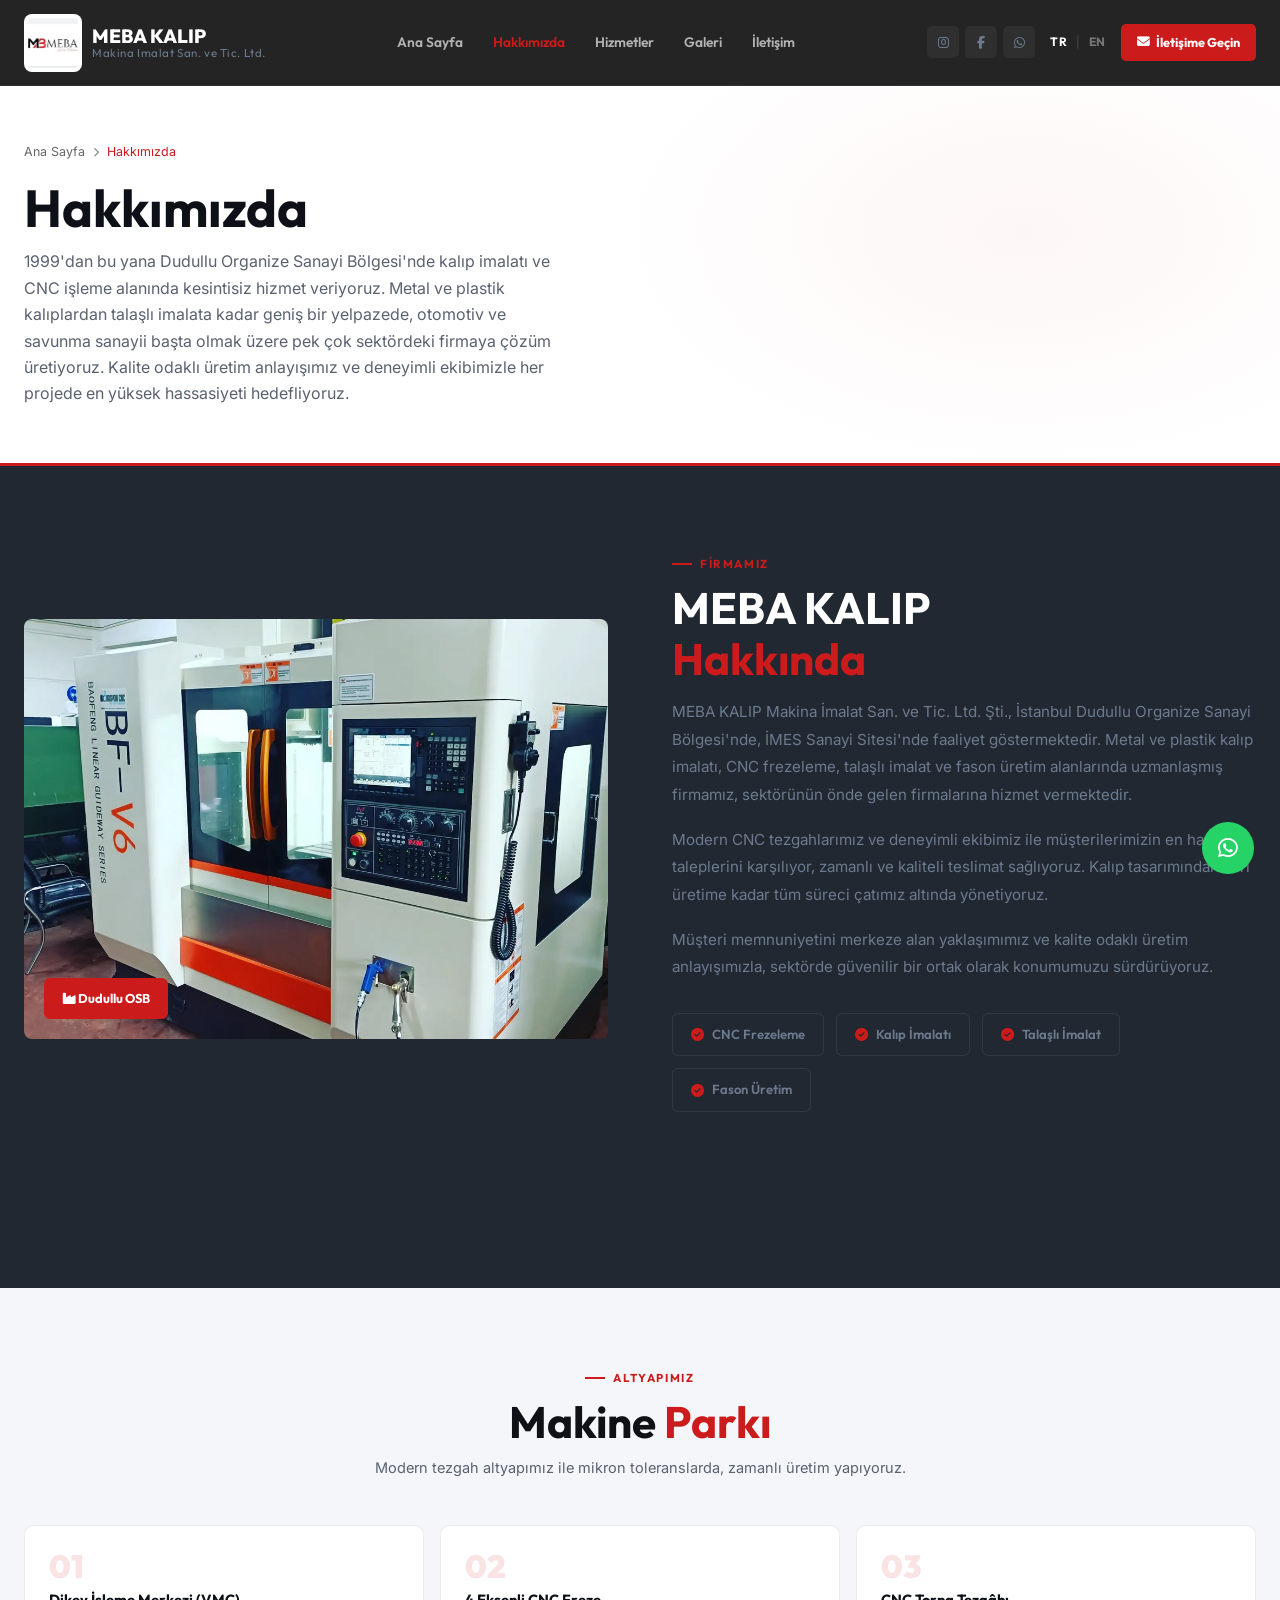
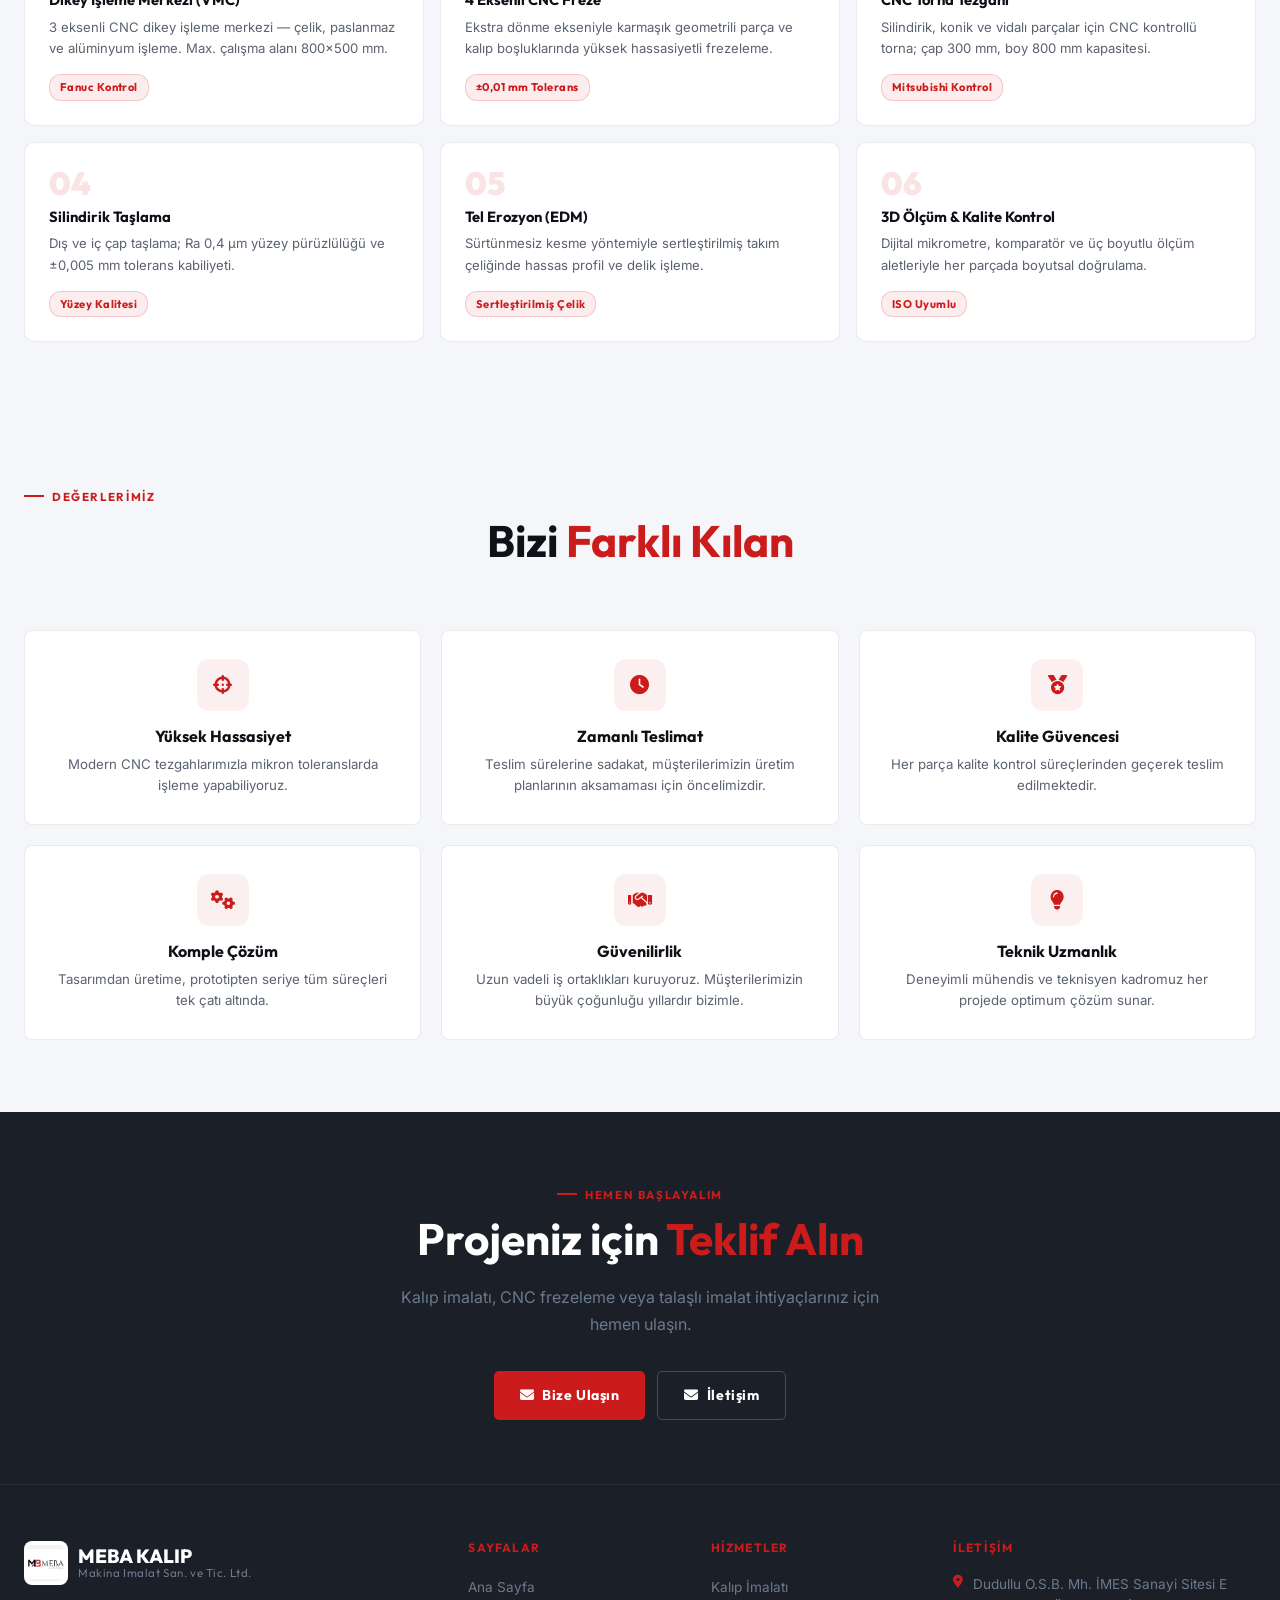
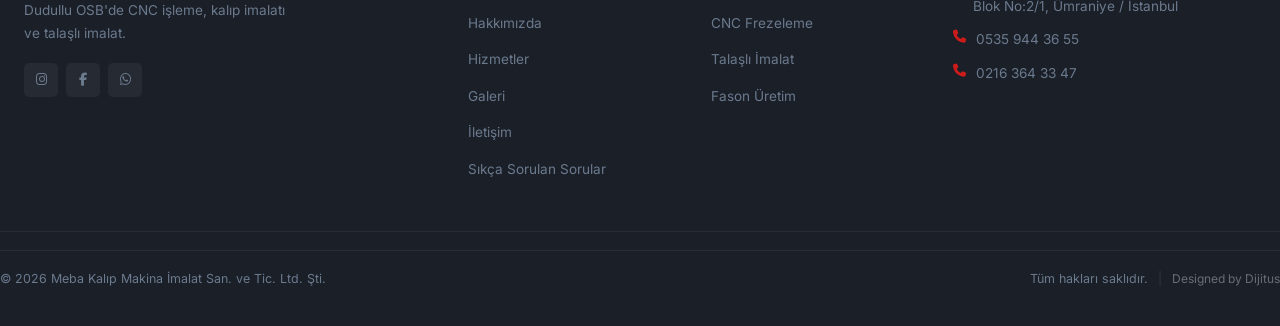
<file: hakkimizda.html>
﻿<!DOCTYPE html>
<html lang="tr">
<head>
  <meta charset="UTF-8" />
  <meta name="theme-color" content="#CC1B1B" /><meta name="viewport" content="width=device-width, initial-scale=1.0" />
  <title>Hakk&#305;m&#305;zda &#8211; MEBA KALIP</title>
  <meta name="description" content="1999'dan bu yana Dudullu OSB'de CNC işleme ve kalıp imalatı. Modern makine parkı, deneyimli kadro, otomotiv ve savunma sanayii referansları." />
  <style id="critical">
  *,*::before,*::after{box-sizing:border-box;margin:0;padding:0}
  :root{--red:#CC1B1B;--red-dk:#AA1414;--red-glow:rgba(204,27,27,0.25);--black:#0D0D0D;--steel:#1A1F28;--steel2:#222832;--steel3:#2A3040;--muted:#6B7A8D;--light:#CBD5E1;--white:#fff;--radius:5px;--nav-h:86px;--transition:0.25s ease}
  html{scroll-behavior:smooth;font-size:16px}
  body{font-family:'Inter',sans-serif;background:#0D0D0D;color:#CBD5E1;line-height:1.65;-webkit-font-smoothing:antialiased}
  h1,h2,h3,h4,h5{font-family:'Outfit',sans-serif;font-weight:700;line-height:1.15;color:#fff}
  a{color:inherit;text-decoration:none}img{display:block;max-width:100%}ul{list-style:none}
  .container{max-width:1280px;margin:0 auto;padding:0 24px}
  .navbar{position:fixed;top:0;left:0;right:0;z-index:1000;height:86px;display:flex;align-items:center;background:rgba(13,13,13,0.9);backdrop-filter:blur(16px);border-bottom:1px solid rgba(255,255,255,0.05);transition:box-shadow .3s}
  .nav-inner{max-width:1280px;margin:0 auto;padding:0 24px;width:100%;display:flex;align-items:center;gap:20px}
  .nav-logo{display:flex;align-items:center;gap:10px;flex-shrink:0}
  .nav-logo img{height:58px;width:58px;object-fit:contain;background:#fff;border-radius:8px;padding:4px}
  .nav-logo-text{font-family:'Outfit',sans-serif;font-weight:800;font-size:1.2rem;line-height:1.1;color:#fff}
  .nav-logo-text small{font-size:.72rem;font-weight:400;color:#6B7A8D;letter-spacing:.05em;display:block}
  .nav-menu{display:flex;align-items:center;gap:2px;margin:0 auto}
  .nav-menu a{padding:8px 14px;border-radius:5px;font-family:'Outfit',sans-serif;font-size:.86rem;font-weight:600;color:rgba(255,255,255,.65);transition:all .25s ease}
  .nav-menu a:hover,.nav-menu a.active{color:#fff}.nav-menu a.active{color:#CC1B1B}
  .nav-cta a{display:inline-flex;align-items:center;gap:6px;padding:8px 16px;border-radius:5px;font-family:'Outfit',sans-serif;font-size:.8rem;font-weight:700;background:#CC1B1B;color:#fff;transition:all .25s ease}
  .nav-hamburger{display:none;flex-direction:column;gap:5px;cursor:pointer;padding:6px;background:none;border:none}
  .nav-hamburger span{display:block;width:22px;height:2px;background:#fff;border-radius:2px;transition:all .3s}
  .btn{display:inline-flex;align-items:center;gap:8px;padding:12px 26px;border-radius:5px;font-family:'Outfit',sans-serif;font-size:.88rem;font-weight:700;cursor:pointer;transition:all .25s ease;border:none}
  .btn-primary{background:#CC1B1B;color:#fff}.btn-outline{background:transparent;color:#fff;border:1.5px solid rgba(255,255,255,.2)}
  </style>
  <link rel="preconnect" href="https://fonts.googleapis.com" />
  <link rel="preconnect" href="https://fonts.gstatic.com" crossorigin />
  <link rel="stylesheet" href="https://fonts.googleapis.com/css2?family=Outfit:wght@300;400;500;600;700;800;900&family=Inter:wght@400;500;600&display=swap" />
  <link rel="preload" href="assets/style.css" as="style" onload="this.onload=null;this.rel='stylesheet'" />
  <noscript><link rel="stylesheet" href="assets/style.css" /></noscript>
  <link rel="stylesheet" href="https://cdnjs.cloudflare.com/ajax/libs/font-awesome/6.5.0/css/all.min.css" integrity="sha512-Avb2QiuDEEvB4bZJYdft2mNjVShBftLdPG8FJ0V7irTLQ8Uo0qcPxh4Plq7G5tGm0rU+1SPhVotteLpBERwTkw==" crossorigin="anonymous" referrerpolicy="no-referrer" />
  <style>
    .about-section { padding: 80px 0 96px; }
    .about-grid { display: grid; grid-template-columns: 1fr 1fr; gap: 64px; align-items: center; margin-bottom: 80px; }
    .about-img-wrap { position: relative; border-radius: 8px; overflow: hidden; }
    .about-img-wrap img { width: 100%; height: 420px; object-fit: cover; display: block; }
    .about-img-badge { position: absolute; bottom: 20px; left: 20px; background: var(--red); color: var(--white); padding: 10px 18px; border-radius: 6px; font-family:'Outfit',sans-serif; font-size: 0.8rem; font-weight: 700; }
    .about-text p { color: var(--muted); line-height: 1.8; margin-bottom: 18px; font-size: 0.95rem; }
    .values-grid { display: grid; grid-template-columns: repeat(3,1fr); gap: 20px; margin-top: 64px; }
    .value-card { background: var(--steel2); border: 1px solid rgba(255,255,255,0.07); border-radius: 8px; padding: 28px 24px; text-align: center; transition: all var(--transition); }
    .value-card:hover { border-color: rgba(204,27,27,0.3); transform: translateY(-4px); }
    .value-icon { width: 52px; height: 52px; border-radius: 12px; background: rgba(204,27,27,0.1); color: var(--red); display: flex; align-items: center; justify-content: center; font-size: 1.2rem; margin: 0 auto 16px; }
    .value-card h3 { font-family:'Outfit',sans-serif; font-size: 1rem; font-weight: 700; color: var(--white); margin-bottom: 8px; }
    .value-card p { font-size: 0.83rem; color: var(--muted); line-height: 1.6; }
    .team-section { padding: 64px 0; background: var(--steel); }
    .cert-row { display: flex; flex-wrap: wrap; gap: 12px; margin-top: 32px; }
    .cert-badge { display: flex; align-items: center; gap: 8px; padding: 10px 18px; background: var(--steel2); border: 1px solid rgba(255,255,255,0.07); border-radius: 6px; font-size: 0.82rem; color: var(--muted); font-family:'Outfit',sans-serif; font-weight: 600; }
    .cert-badge i { color: var(--red); }
    .machine-card { background:#fff; border:1px solid rgba(0,0,0,0.08); border-radius:10px; padding:24px; transition:all 0.25s; position:relative; overflow:hidden; }
    .machine-card:hover { border-color:rgba(204,27,27,0.25); box-shadow:0 8px 24px rgba(0,0,0,0.07); transform:translateY(-3px); }
    .machine-num { font-family:'Outfit',sans-serif; font-size:2rem; font-weight:900; color:rgba(204,27,27,0.12); line-height:1; margin-bottom:10px; }
    .machine-card h4 { font-family:'Outfit',sans-serif; font-size:0.92rem; font-weight:700; color:#0d1117; margin-bottom:8px; }
    .machine-card p { font-size:0.82rem; color:#5a6270; line-height:1.65; margin-bottom:12px; }
    .machine-tag { display:inline-flex; align-items:center; padding:3px 10px; background:rgba(204,27,27,0.08); border:1px solid rgba(204,27,27,0.18); border-radius:12px; font-size:0.7rem; font-weight:700; color:var(--red); font-family:'Outfit',sans-serif; letter-spacing:0.04em; }
    @media (max-width: 1024px) { .about-grid { grid-template-columns: 1fr; } .values-grid { grid-template-columns: repeat(2,1fr); } .machines-grid { grid-template-columns: repeat(2,1fr) !important; } }
    @media (max-width: 640px) { .values-grid { grid-template-columns: 1fr; } .machines-grid { grid-template-columns: 1fr !important; } }
  </style>
  <script type="application/ld+json">
  {
    "@context": "https://schema.org",
    "@type": "BreadcrumbList",
    "itemListElement": [
      { "@type": "ListItem", "position": 1, "name": "Ana Sayfa", "item": "https://mebakalip.com/" },
      { "@type": "ListItem", "position": 2, "name": "Hakkımızda", "item": "https://mebakalip.com/hakkimizda.html" }
    ]
  }
  </script></head>
<body>
<nav class="navbar" id="navbar">
  <div class="nav-inner">
    <a href="index.html" class="nav-logo"><img src="assets/logo.jpg" alt="Meba Kalip" /><div class="nav-logo-text">MEBA KALIP<small>Makina Imalat San. ve Tic. Ltd.</small></div></a>
    <div class="nav-menu">
      <a href="index.html" data-i18n="nav.home">Ana Sayfa</a><a href="hakkimizda.html" class="active">Hakk&#305;m&#305;zda</a>
      <a href="hizmetler.html">Hizmetler</a><a href="galeri.html">Galeri</a><a href="iletisim.html" data-i18n="nav.contact">İletişim</a>
    </div>
    <div class="nav-right">
      <div class="nav-social"><a href="https://www.instagram.com/meba_kalip_cnc" target="_blank"><i class="fab fa-instagram"></i></a><a href="https://www.facebook.com/mebakalip" target="_blank"><i class="fab fa-facebook-f"></i></a><a href="https://wa.me/905359443655" target="_blank"><i class="fab fa-whatsapp"></i></a></div>
      <div class="lang-toggle">
        <button class="lang-btn" data-lang="tr" onclick="setLang('tr')">TR</button>
        <span class="lang-sep">|</span>
        <button class="lang-btn" data-lang="en" onclick="setLang('en')">EN</button>
      </div>
      <div class="nav-cta"><a href="iletisim.html"><i class="fas fa-envelope"></i> <span data-i18n="nav.cta">İletişime Geçin</span></a></div>
    </div>
    <button class="nav-hamburger"><span></span><span></span><span></span></button>
  </div>
</nav>
<nav class="nav-mobile">
  <a href="index.html" data-i18n="nav.home">Ana Sayfa</a><a href="hakkimizda.html" data-i18n="nav.about">Hakkımızda</a>
  <a href="hizmetler.html" data-i18n="nav.services">Hizmetler</a><a href="galeri.html" data-i18n="nav.gallery">Galeri</a><a href="iletisim.html" data-i18n="nav.contact">İletişim</a>
  <a href="tel:+905359443655" style="color:var(--red);margin-top:8px;"><i class="fas fa-phone"></i> 0535 944 36 55</a>
  <div class="lang-toggle lang-toggle--mobile">
    <button class="lang-btn" data-lang="tr" onclick="setLang('tr')">TR</button>
    <span class="lang-sep">|</span>
    <button class="lang-btn" data-lang="en" onclick="setLang('en')">EN</button>
  </div>
</nav>

<div class="page-header">
  <div class="container">
    <div class="breadcrumb"><a href="index.html">Ana Sayfa</a><i class="fas fa-chevron-right" style="font-size:0.6rem;"></i><span>Hakk&#305;m&#305;zda</span></div>
    <h1>Hakk&#305;m&#305;zda</h1>
    <p>1999&apos;dan bu yana Dudullu Organize Sanayi B&#246;lgesi&apos;nde kal&#305;p imalat&#305; ve CNC i&#351;leme alan&#305;nda kesintisiz hizmet veriyoruz. Metal ve plastik kal&#305;plardan tala&#351;l&#305; imalata kadar geni&#351; bir yelpazede, otomotiv ve savunma sanayii ba&#351;ta olmak &#252;zere pek &#231;ok sekt&#246;rdeki firmaya &#231;&#246;z&#252;m &#252;retiyoruz. Kalite odakl&#305; &#252;retim anlay&#305;&#351;&#305;m&#305;z ve deneyimli ekibimizle her projede en y&#252;ksek hassasiyeti hedefliyoruz.</p>
  </div>
</div>

<!-- ABOUT — dark section -->
<section class="about-section" style="background:var(--steel2);">
  <div class="container">
    <div class="about-grid">
      <div class="slide-left about-img-wrap">
        <img src="img/galeri/ig_25.webp" alt="Meba Kalip Atölye" />
        <div class="about-img-badge"><i class="fas fa-industry"></i> Dudullu OSB</div>
      </div>
      <div class="slide-right about-text">
        <div class="section-label">Firmam&#305;z</div>
        <h2 class="section-title">MEBA KALIP<br><span>Hakk&#305;nda</span></h2>
        <p>MEBA KALIP Makina &#304;malat San. ve Tic. Ltd. &#350;ti., &#304;stanbul Dudullu Organize Sanayi B&#246;lgesi&apos;nde, &#304;MES Sanayi Sitesi&apos;nde faaliyet g&#246;stermektedir. Metal ve plastik kal&#305;p imalat&#305;, CNC frezeleme, tala&#351;l&#305; imalat ve fason &#252;retim alanlar&#305;nda uzmanla&#351;m&#305;&#351; firmam&#305;z, sekt&#246;r&#252;n&#252;n &#246;nde gelen firmalar&#305;na hizmet vermektedir.</p>
        <p>Modern CNC tezgahlar&#305;m&#305;z ve deneyimli ekibimiz ile m&#252;&#351;terilerimizin en hassas taleplerini kar&#351;&#305;l&#305;yor, zamanl&#305; ve kaliteli teslimat sa&#287;l&#305;yoruz. Kal&#305;p tasar&#305;m&#305;ndan seri &#252;retime kadar t&#252;m s&#252;reci &#231;at&#305;m&#305;z alt&#305;nda y&#246;netiyoruz.</p>
        <p>M&#252;&#351;teri memnuniyetini merkeze alan yakla&#351;&#305;m&#305;m&#305;z ve kalite odakl&#305; &#252;retim anlay&#305;&#351;&#305;m&#305;zla, sekt&#246;rde g&#252;venilir bir ortak olarak konumumuzu s&#252;rd&#252;r&#252;yoruz.</p>
        <div class="cert-row">
          <div class="cert-badge"><i class="fas fa-check-circle"></i> CNC Frezeleme</div>
          <div class="cert-badge"><i class="fas fa-check-circle"></i> Kal&#305;p &#304;malat&#305;</div>
          <div class="cert-badge"><i class="fas fa-check-circle"></i> Tala&#351;l&#305; &#304;malat</div>
          <div class="cert-badge"><i class="fas fa-check-circle"></i> Fason &#220;retim</div>
        </div>
      </div>
    </div>
  </div>
</section>

<!-- MAKİNE PARKI — light section -->
<section class="section-light" style="padding:72px 0 64px;">
  <div class="container">
    <div style="text-align:center;margin-bottom:44px;">
      <div class="section-label" style="justify-content:center;color:var(--red);">Altyap&#305;m&#305;z</div>
      <h2 class="section-title" style="color:#0f1117;margin-bottom:8px;">Makine <span>Park&#305;</span></h2>
      <p style="color:#5a6270;max-width:540px;margin:0 auto;font-size:0.91rem;line-height:1.7;">Modern tezgah alt&shy;yap&#305;m&#305;z ile mikron toleranslarda, zamanl&#305; üretim yapıyoruz.</p>
    </div>
    <div style="display:grid;grid-template-columns:repeat(3,1fr);gap:16px;" class="machines-grid">
      <div class="machine-card slide-up">
        <div class="machine-num">01</div>
        <h4>Dikey &#304;&#351;leme Merkezi (VMC)</h4>
        <p>3 eksenli CNC dikey i&#351;leme merkezi &mdash; &#231;elik, paslanmaz ve alüminyum i&#351;leme. Max. &#231;al&#305;&#351;ma alan&#305; 800&times;500 mm.</p>
        <div class="machine-tag">Fanuc Kontrol</div>
      </div>
      <div class="machine-card slide-up stagger-1">
        <div class="machine-num">02</div>
        <h4>4 Eksenli CNC Freze</h4>
        <p>Ekstra d&#246;nme ekseniyle karma&#351;&#305;k geometrili par&#231;a ve kal&#305;p bo&#351;luklar&#305;nda y&#252;ksek hassasiyetli frezeleme.</p>
        <div class="machine-tag">±0,01 mm Tolerans</div>
      </div>
      <div class="machine-card slide-up stagger-2">
        <div class="machine-num">03</div>
        <h4>CNC Torna Tezg&#226;h&#305;</h4>
        <p>Silindirik, konik ve vi&shy;dal&#305; par&#231;alar i&#231;in CNC kontrollü torna; &#231;ap 300 mm, boy 800 mm kapasitesi.</p>
        <div class="machine-tag">Mitsubishi Kontrol</div>
      </div>
      <div class="machine-card slide-up stagger-1">
        <div class="machine-num">04</div>
        <h4>Silindirik Ta&#351;lama</h4>
        <p>D&#305;&#351; ve i&#231; &#231;ap ta&#351;lama; Ra 0,4 &micro;m y&#252;zey p&#252;r&#252;zl&#252;l&#252;&#287;&#252; ve ±0,005 mm tolerans kabiliyeti.</p>
        <div class="machine-tag">Y&#252;zey Kalitesi</div>
      </div>
      <div class="machine-card slide-up stagger-2">
        <div class="machine-num">05</div>
        <h4>Tel Erozyon (EDM)</h4>
        <p>S&#252;rtünmesiz kesme y&#246;ntemiyle sertleştirilmi&#351; tak&#305;m &#231;eli&#287;inde hassas profil ve delik i&#351;leme.</p>
        <div class="machine-tag">Sertleştirilmiş &#199;elik</div>
      </div>
      <div class="machine-card slide-up stagger-3">
        <div class="machine-num">06</div>
        <h4>3D &#214;l&#231;&#252;m &amp; Kalite Kontrol</h4>
        <p>Dijital mikrometre, komparatör ve &#252;&#231; boyutlu &#246;l&#231;&#252;m aletleriyle her par&#231;ada boyutsal do&#287;rulama.</p>
        <div class="machine-tag">ISO Uyumlu</div>
      </div>
    </div>
  </div>
</section>

<!-- VALUES — light section -->
<section class="section-light" style="padding:72px 0;">
  <div class="container">
    <div class="section-label" style="text-align:center;justify-content:center;">De&#287;erlerimiz</div>
    <h2 class="section-title" style="text-align:center;margin-bottom:40px;color:#0f1117;">Bizi <span>Farkl&#305; K&#305;lan</span></h2>
    <div class="values-grid">
      <div class="value-card slide-up">
        <div class="value-icon"><i class="fas fa-crosshairs"></i></div>
        <h3>Y&#252;ksek Hassasiyet</h3>
        <p>Modern CNC tezgahlar&#305;m&#305;zla mikron toleranslarda i&#351;leme yapabiliyoruz.</p>
      </div>
      <div class="value-card slide-up stagger-1">
        <div class="value-icon"><i class="fas fa-clock"></i></div>
        <h3>Zamanl&#305; Teslimat</h3>
        <p>Teslim s&#252;relerine sadakat, m&#252;&#351;terilerimizin &#252;retim planlar&#305;n&#305;n aksamamas&#305; i&#231;in &#246;ncelimizdir.</p>
      </div>
      <div class="value-card slide-up stagger-2">
        <div class="value-icon"><i class="fas fa-medal"></i></div>
        <h3>Kalite G&#252;vencesi</h3>
        <p>Her par&#231;a kalite kontrol s&#252;re&#231;lerinden ge&#231;erek teslim edilmektedir.</p>
      </div>
      <div class="value-card slide-up stagger-1">
        <div class="value-icon"><i class="fas fa-cogs"></i></div>
        <h3>Komple &#199;&#246;z&#252;m</h3>
        <p>Tasar&#305;mdan &#252;retime, prototipten seriye t&#252;m s&#252;re&#231;leri tek &#231;at&#305; alt&#305;nda.</p>
      </div>
      <div class="value-card slide-up stagger-2">
        <div class="value-icon"><i class="fas fa-handshake"></i></div>
        <h3>G&#252;venilirlik</h3>
        <p>Uzun vadeli i&#351; ortakl&#305;klar&#305; kuruyoruz. M&#252;&#351;terilerimizin b&#252;y&#252;k &#231;o&#287;unlu&#287;u y&#305;llard&#305;r bizimle.</p>
      </div>
      <div class="value-card slide-up stagger-3">
        <div class="value-icon"><i class="fas fa-lightbulb"></i></div>
        <h3>Teknik Uzmanl&#305;k</h3>
        <p>Deneyimli m&#252;hendis ve teknisyen kadromuz her projede optimum &#231;&#246;z&#252;m sunar.</p>
      </div>
    </div>
  </div>
</section>

<section style="padding:64px 0;background:var(--steel);">
  <div class="container" style="text-align:center;">
    <div class="section-label">Hemen Ba&#351;layal&#305;m</div>
    <h2 class="section-title" style="margin-bottom:20px;">Projeniz i&#231;in <span>Teklif Al&#305;n</span></h2>
    <p style="color:var(--muted);max-width:520px;margin:0 auto 32px;line-height:1.7;">Kal&#305;p imalat&#305;, CNC frezeleme veya tala&#351;l&#305; imalat ihtiya&#231;lar&#305;n&#305;z i&#231;in hemen ula&#351;&#305;n.</p>
    <div style="display:flex;gap:12px;justify-content:center;flex-wrap:wrap;">
      <a href="iletisim.html" class="btn btn-primary"><i class="fas fa-envelope"></i> Bize Ula&#351;&#305;n</a>
      <a href="iletisim.html" class="btn btn-outline"><i class="fas fa-envelope"></i> &#304;leti&#351;im</a>
    </div>
  </div>
</section>

<footer>
  <div class="container">
    <div class="footer-grid">
      <div class="footer-brand"><a href="index.html" class="nav-logo"><img src="assets/logo.jpg" alt="Meba Kalip" style="height:44px;width:44px;object-fit:contain;" /><div class="nav-logo-text">MEBA KALIP<small>Makina Imalat San. ve Tic. Ltd.</small></div></a><p>Dudullu OSB&apos;de CNC i&#351;leme, kal&#305;p imalat&#305; ve tala&#351;l&#305; imalat.</p><div class="footer-social"><a href="https://www.instagram.com/meba_kalip_cnc" target="_blank"><i class="fab fa-instagram"></i></a><a href="https://www.facebook.com/mebakalip" target="_blank"><i class="fab fa-facebook-f"></i></a><a href="https://wa.me/905359443655" target="_blank"><i class="fab fa-whatsapp"></i></a></div></div>
      <div class="footer-col"><h4>Sayfalar</h4><ul><li><a href="index.html">Ana Sayfa</a></li><li><a href="hakkimizda.html" data-i18n="nav.about">Hakkımızda</a></li><li><a href="hizmetler.html">Hizmetler</a></li><li><a href="galeri.html">Galeri</a></li><li><a href="iletisim.html">&#304;leti&#351;im</a></li><li><a href="index.html#sss">S&#305;k&#231;a Sorulan Sorular</a></li></ul></div>
      <div class="footer-col"><h4>Hizmetler</h4><ul><li><a href="hizmetler.html">Kal&#305;p &#304;malat&#305;</a></li><li><a href="hizmetler.html">CNC Frezeleme</a></li><li><a href="hizmetler.html">Tala&#351;l&#305; &#304;malat</a></li><li><a href="hizmetler.html">Fason &#220;retim</a></li></ul></div>
      <div class="footer-col"><h4>&#304;leti&#351;im</h4><div class="footer-contact-item"><i class="fas fa-map-marker-alt"></i><span>Dudullu O.S.B. Mh. &#304;MES Sanayi Sitesi E Blok No:2/1, &#220;mraniye / &#304;stanbul</span></div><div class="footer-contact-item"><i class="fas fa-phone"></i><span>0535 944 36 55</span></div><div class="footer-contact-item"><i class="fas fa-phone"></i><span>0216 364 33 47</span></div></div>
    </div>
  </div>
  <div style="border-top:1px solid rgba(255,255,255,0.06);padding:18px 0;"><div class="container footer-bottom"><span>&copy; 2026 Meba Kal&#305;p Makina &#304;malat San. ve Tic. Ltd. &#350;ti.</span><span style="display:flex;align-items:center;gap:10px;"><span>T&#252;m haklar&#305; sakl&#305;d&#305;r.</span><span style="opacity:0.25;">|</span><a href="https://www.dijitus.com/" target="_blank" rel="noopener" style="color:rgba(255,255,255,0.35);font-size:0.75rem;transition:color 0.2s;" onmouseover="this.style.color='rgba(255,255,255,0.7)'" onmouseout="this.style.color='rgba(255,255,255,0.35)'">Designed by Dijitus</a></span></div></div>
</footer>
<a href="https://wa.me/905359443655" class="whatsapp-float" target="_blank"><i class="fab fa-whatsapp"></i></a>
<script src="assets/script.js"></script>
</body>
</html>
</file>
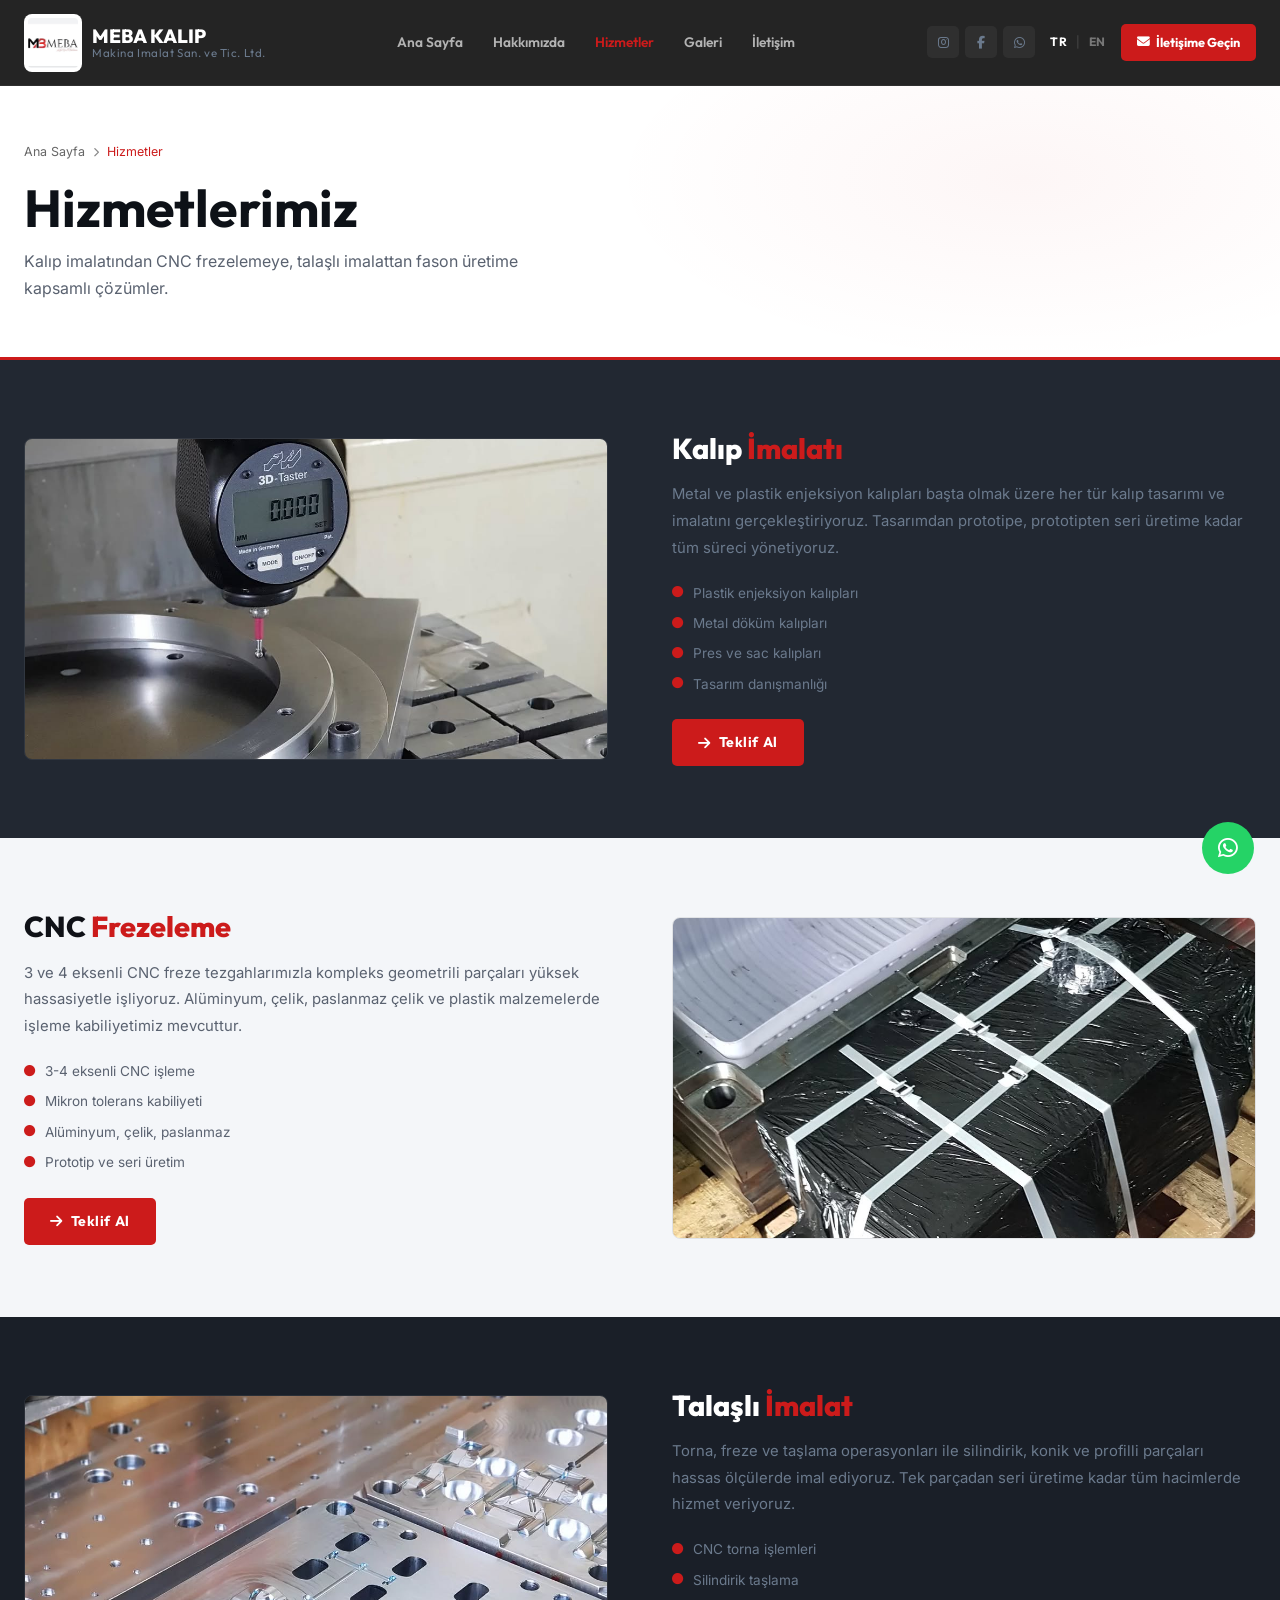
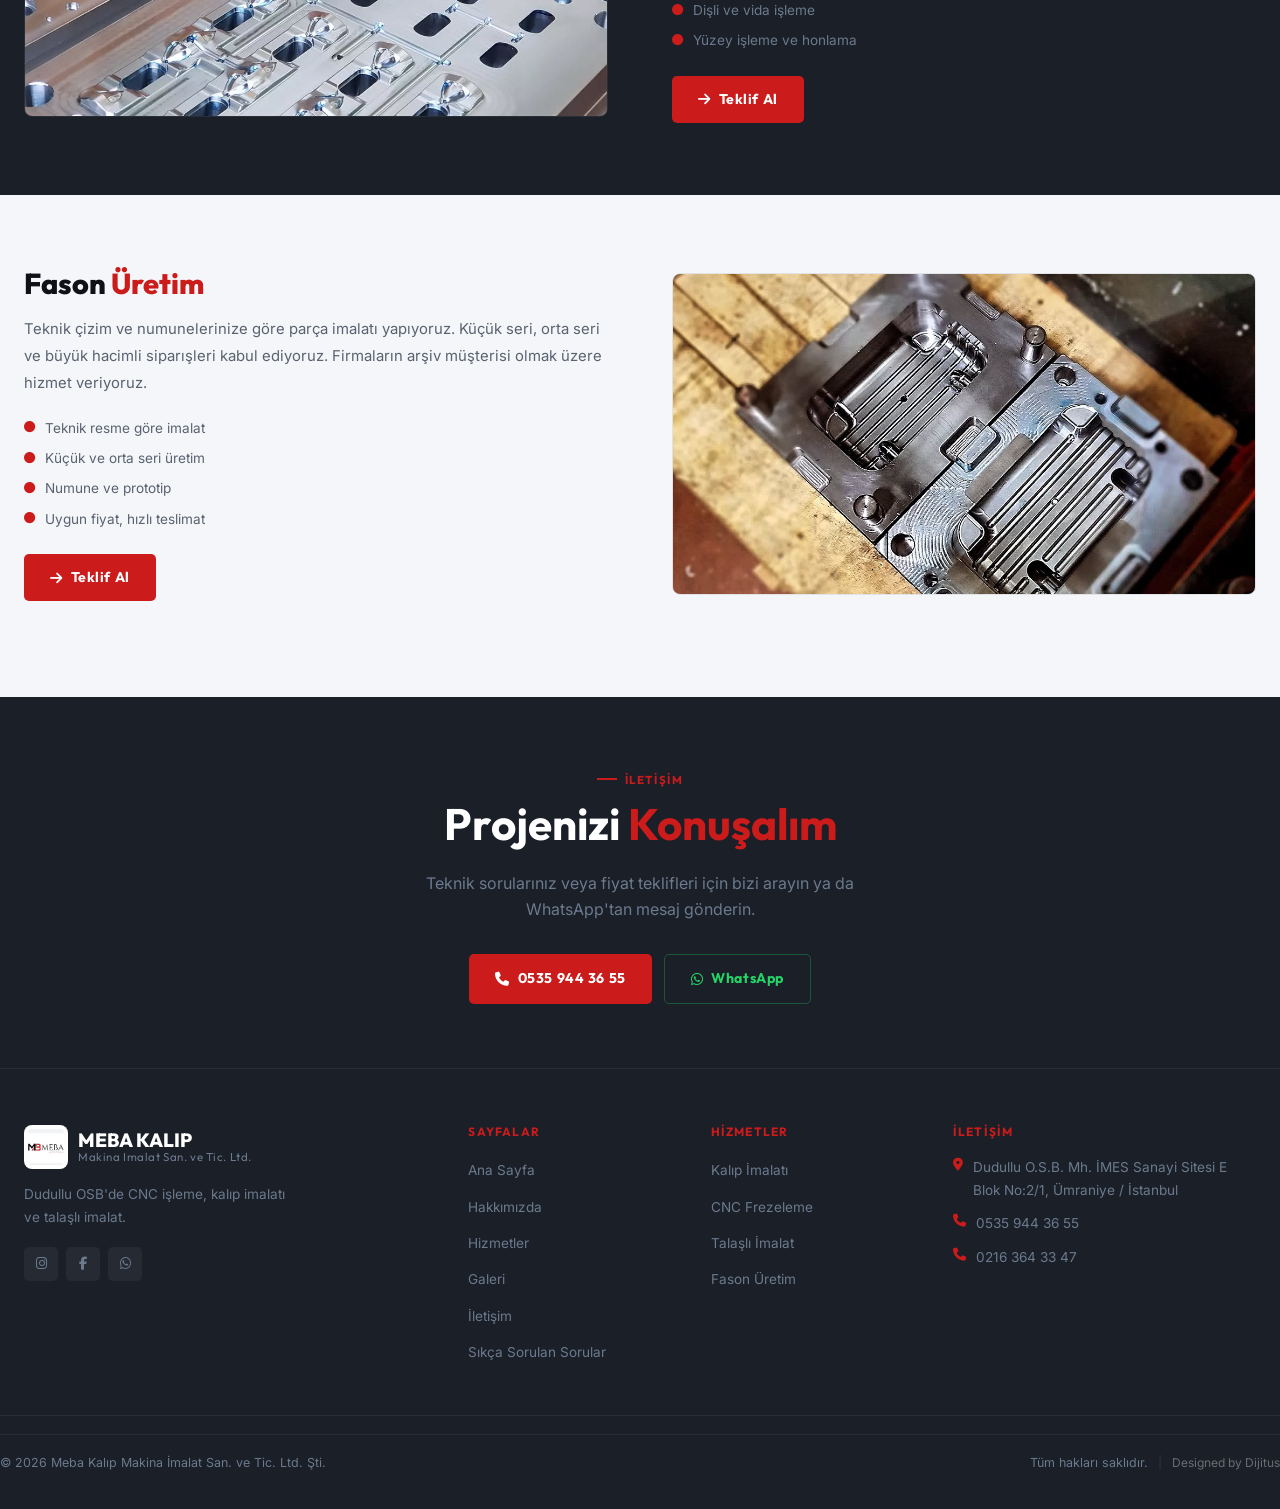
<file: hizmetler.html>
﻿<!DOCTYPE html>
<html lang="tr">
<head>
  <meta charset="UTF-8" />
  <meta name="theme-color" content="#CC1B1B" /><meta name="viewport" content="width=device-width, initial-scale=1.0" />
  <title>Hizmetler &#8211; MEBA KALIP</title>
  <meta name="description" content="Kalıp imalatı, CNC frezeleme, talaşlı imalat ve fason üretim hizmetleri. Plastik enjeksiyon kalıpları, metal döküm, 3-4 eksenli CNC işleme. Teklif için: 0535 944 36 55" />
  <style id="critical">
  *,*::before,*::after{box-sizing:border-box;margin:0;padding:0}
  :root{--red:#CC1B1B;--red-dk:#AA1414;--red-glow:rgba(204,27,27,0.25);--black:#0D0D0D;--steel:#1A1F28;--steel2:#222832;--steel3:#2A3040;--muted:#6B7A8D;--light:#CBD5E1;--white:#fff;--radius:5px;--nav-h:86px;--transition:0.25s ease}
  html{scroll-behavior:smooth;font-size:16px}
  body{font-family:'Inter',sans-serif;background:#0D0D0D;color:#CBD5E1;line-height:1.65;-webkit-font-smoothing:antialiased}
  h1,h2,h3,h4,h5{font-family:'Outfit',sans-serif;font-weight:700;line-height:1.15;color:#fff}
  a{color:inherit;text-decoration:none}img{display:block;max-width:100%}ul{list-style:none}
  .container{max-width:1280px;margin:0 auto;padding:0 24px}
  .navbar{position:fixed;top:0;left:0;right:0;z-index:1000;height:86px;display:flex;align-items:center;background:rgba(13,13,13,0.9);backdrop-filter:blur(16px);border-bottom:1px solid rgba(255,255,255,0.05);transition:box-shadow .3s}
  .nav-inner{max-width:1280px;margin:0 auto;padding:0 24px;width:100%;display:flex;align-items:center;gap:20px}
  .nav-logo{display:flex;align-items:center;gap:10px;flex-shrink:0}
  .nav-logo img{height:58px;width:58px;object-fit:contain;background:#fff;border-radius:8px;padding:4px}
  .nav-logo-text{font-family:'Outfit',sans-serif;font-weight:800;font-size:1.2rem;line-height:1.1;color:#fff}
  .nav-logo-text small{font-size:.72rem;font-weight:400;color:#6B7A8D;letter-spacing:.05em;display:block}
  .nav-menu{display:flex;align-items:center;gap:2px;margin:0 auto}
  .nav-menu a{padding:8px 14px;border-radius:5px;font-family:'Outfit',sans-serif;font-size:.86rem;font-weight:600;color:rgba(255,255,255,.65);transition:all .25s ease}
  .nav-menu a:hover,.nav-menu a.active{color:#fff}.nav-menu a.active{color:#CC1B1B}
  .nav-cta a{display:inline-flex;align-items:center;gap:6px;padding:8px 16px;border-radius:5px;font-family:'Outfit',sans-serif;font-size:.8rem;font-weight:700;background:#CC1B1B;color:#fff;transition:all .25s ease}
  .nav-hamburger{display:none;flex-direction:column;gap:5px;cursor:pointer;padding:6px;background:none;border:none}
  .nav-hamburger span{display:block;width:22px;height:2px;background:#fff;border-radius:2px;transition:all .3s}
  .btn{display:inline-flex;align-items:center;gap:8px;padding:12px 26px;border-radius:5px;font-family:'Outfit',sans-serif;font-size:.88rem;font-weight:700;cursor:pointer;transition:all .25s ease;border:none}
  .btn-primary{background:#CC1B1B;color:#fff}.btn-outline{background:transparent;color:#fff;border:1.5px solid rgba(255,255,255,.2)}
  </style>
  <link rel="preconnect" href="https://fonts.googleapis.com" />
  <link rel="preconnect" href="https://fonts.gstatic.com" crossorigin />
  <link rel="stylesheet" href="https://fonts.googleapis.com/css2?family=Outfit:wght@300;400;500;600;700;800;900&family=Inter:wght@400;500;600&display=swap" />
  <link rel="preload" href="assets/style.css" as="style" onload="this.onload=null;this.rel='stylesheet'" />
  <noscript><link rel="stylesheet" href="assets/style.css" /></noscript>
  <link rel="stylesheet" href="https://cdnjs.cloudflare.com/ajax/libs/font-awesome/6.5.0/css/all.min.css" integrity="sha512-Avb2QiuDEEvB4bZJYdft2mNjVShBftLdPG8FJ0V7irTLQ8Uo0qcPxh4Plq7G5tGm0rU+1SPhVotteLpBERwTkw==" crossorigin="anonymous" referrerpolicy="no-referrer" />
  <style>
    .services-section { padding: 72px 0 96px; }
    .service-block { display: grid; grid-template-columns: 1fr 1fr; gap: 64px; align-items: center; margin-bottom: 80px; padding-bottom: 80px; border-bottom: 1px solid rgba(255,255,255,0.06); }
    .service-block:last-child { border-bottom: none; margin-bottom: 0; padding-bottom: 0; }
    .service-block.reverse { direction: rtl; }
    .service-block.reverse > * { direction: ltr; }
    .service-img { border-radius: 8px; overflow: hidden; border: 1px solid rgba(255,255,255,0.07); }
    .service-img img { width: 100%; height: 320px; object-fit: cover; display: block; transition: transform 0.4s ease; }
    .service-img:hover img { transform: scale(1.04); }
    .service-content h2 { font-family:'Outfit',sans-serif; font-size: 1.8rem; font-weight: 800; color: var(--white); margin-bottom: 16px; }
    .service-content h2 span { color: var(--red); }
    .service-content p { color: var(--muted); line-height: 1.8; margin-bottom: 20px; font-size: 0.93rem; }
    .service-features { list-style: none; display: flex; flex-direction: column; gap: 8px; margin-bottom: 24px; }
    .service-features li { display: flex; align-items: center; gap: 10px; font-size: 0.85rem; color: var(--muted); }
    .service-features li i { color: var(--red); font-size: 0.7rem; }
    @media (max-width: 1024px) { .service-block, .service-block.reverse { grid-template-columns: 1fr; direction: ltr; } }
  </style>
  <script type="application/ld+json">
  {
    "@context": "https://schema.org",
    "@type": "BreadcrumbList",
    "itemListElement": [
      { "@type": "ListItem", "position": 1, "name": "Ana Sayfa", "item": "https://mebakalip.com/" },
      { "@type": "ListItem", "position": 2, "name": "Hizmetler", "item": "https://mebakalip.com/hizmetler.html" }
    ]
  }
  </script></head>
<body>
<nav class="navbar" id="navbar">
  <div class="nav-inner">
    <a href="index.html" class="nav-logo"><img src="assets/logo.jpg" alt="Meba Kalip" /><div class="nav-logo-text">MEBA KALIP<small>Makina Imalat San. ve Tic. Ltd.</small></div></a>
    <div class="nav-menu">
      <a href="index.html" data-i18n="nav.home">Ana Sayfa</a><a href="hakkimizda.html" data-i18n="nav.about">Hakkımızda</a>
      <a href="hizmetler.html" class="active">Hizmetler</a><a href="galeri.html">Galeri</a><a href="iletisim.html" data-i18n="nav.contact">İletişim</a>
    </div>
    <div class="nav-right">
      <div class="nav-social"><a href="https://www.instagram.com/meba_kalip_cnc" target="_blank"><i class="fab fa-instagram"></i></a><a href="https://www.facebook.com/mebakalip" target="_blank"><i class="fab fa-facebook-f"></i></a><a href="https://wa.me/905359443655" target="_blank"><i class="fab fa-whatsapp"></i></a></div>
      <div class="lang-toggle">
        <button class="lang-btn" data-lang="tr" onclick="setLang('tr')">TR</button>
        <span class="lang-sep">|</span>
        <button class="lang-btn" data-lang="en" onclick="setLang('en')">EN</button>
      </div>
      <div class="nav-cta"><a href="iletisim.html"><i class="fas fa-envelope"></i> <span data-i18n="nav.cta">İletişime Geçin</span></a></div>
    </div>
    <button class="nav-hamburger"><span></span><span></span><span></span></button>
  </div>
</nav>
<nav class="nav-mobile">
  <a href="index.html" data-i18n="nav.home">Ana Sayfa</a><a href="hakkimizda.html" data-i18n="nav.about">Hakkımızda</a>
  <a href="hizmetler.html" data-i18n="nav.services">Hizmetler</a><a href="galeri.html" data-i18n="nav.gallery">Galeri</a><a href="iletisim.html" data-i18n="nav.contact">İletişim</a>
  <a href="tel:+905359443655" style="color:var(--red);margin-top:8px;"><i class="fas fa-phone"></i> 0535 944 36 55</a>
  <div class="lang-toggle lang-toggle--mobile">
    <button class="lang-btn" data-lang="tr" onclick="setLang('tr')">TR</button>
    <span class="lang-sep">|</span>
    <button class="lang-btn" data-lang="en" onclick="setLang('en')">EN</button>
  </div>
</nav>

<div class="page-header">
  <div class="container">
    <div class="breadcrumb"><a href="index.html">Ana Sayfa</a><i class="fas fa-chevron-right" style="font-size:0.6rem;"></i><span>Hizmetler</span></div>
    <h1>Hizmetlerimiz</h1>
    <p>Kal&#305;p imalat&#305;ndan CNC frezelemeye, tala&#351;l&#305; imalattan fason &#252;retime kapsaml&#305; &#231;&#246;z&#252;mler.</p>
  </div>
</div>

<!-- Hizmet 01 — koyu -->
<section class="services-section" style="background:var(--steel2);padding-bottom:0;">
  <div class="container">
    <div class="service-block slide-up" style="border-color:rgba(255,255,255,0.07);margin-bottom:0;padding-bottom:72px;border-bottom:none;">
      <div class="service-img"><img src="img/galeri/ig_2.webp" alt="Kalip Imalati" /></div>
      <div class="service-content">

        <h2>Kal&#305;p <span>&#304;malat&#305;</span></h2>
        <p style="color:var(--muted);">Metal ve plastik enjeksiyon kal&#305;plar&#305; ba&#351;ta olmak &#252;zere her t&#252;r kal&#305;p tasar&#305;m&#305; ve imalat&#305;n&#305; ger&#231;ekle&#351;tiriyoruz. Tasar&#305;mdan prototipe, prototipten seri &#252;retime kadar t&#252;m s&#252;reci y&#246;netiyoruz.</p>
        <ul class="service-features">
          <li><i class="fas fa-circle"></i> Plastik enjeksiyon kal&#305;plar&#305;</li>
          <li><i class="fas fa-circle"></i> Metal d&#246;k&#252;m kal&#305;plar&#305;</li>
          <li><i class="fas fa-circle"></i> Pres ve sac kal&#305;plar&#305;</li>
          <li><i class="fas fa-circle"></i> Tasar&#305;m dan&#305;&#351;manl&#305;&#287;&#305;</li>
        </ul>
        <a href="iletisim.html" class="btn btn-primary"><i class="fas fa-arrow-right"></i> Teklif Al</a>
      </div>
    </div>
  </div>
</section>

<!-- Hizmet 02 — açık -->
<section class="services-section section-light" style="padding-bottom:0;">
  <div class="container">
    <div class="service-block reverse slide-up" style="border-bottom:none;margin-bottom:0;padding-bottom:72px;">
      <div class="service-img"><img src="img/galeri/ig_4.webp" alt="CNC Frezeleme" /></div>
      <div class="service-content">

        <h2>CNC <span>Frezeleme</span></h2>
        <p>3 ve 4 eksenli CNC freze tezgahlar&#305;m&#305;zla kompleks geometrili par&#231;alar&#305; y&#252;ksek hassasiyetle i&#351;liyoruz. Al&#252;minyum, &#231;elik, paslanmaz &#231;elik ve plastik malzemelerde i&#351;leme kabiliyetimiz mevcuttur.</p>
        <ul class="service-features">
          <li><i class="fas fa-circle"></i> 3-4 eksenli CNC i&#351;leme</li>
          <li><i class="fas fa-circle"></i> Mikron tolerans kabiliyeti</li>
          <li><i class="fas fa-circle"></i> Al&#252;minyum, &#231;elik, paslanmaz</li>
          <li><i class="fas fa-circle"></i> Prototip ve seri &#252;retim</li>
        </ul>
        <a href="iletisim.html" class="btn btn-primary"><i class="fas fa-arrow-right"></i> Teklif Al</a>
      </div>
    </div>
  </div>
</section>

<!-- Hizmet 03 — koyu -->
<section class="services-section" style="background:var(--steel);padding-bottom:0;">
  <div class="container">
    <div class="service-block slide-up" style="border-color:rgba(255,255,255,0.06);margin-bottom:0;padding-bottom:72px;border-bottom:none;">
      <div class="service-img"><img src="img/galeri/ig_6.webp" alt="Talasli Imalat" /></div>
      <div class="service-content">

        <h2>Tala&#351;l&#305; <span>&#304;malat</span></h2>
        <p style="color:var(--muted);">Torna, freze ve ta&#351;lama operasyonlar&#305; ile silindirik, konik ve profilli par&#231;alar&#305; hassas &#246;l&#231;&#252;lerde imal ediyoruz. Tek par&#231;adan seri &#252;retime kadar t&#252;m hacimlerde hizmet veriyoruz.</p>
        <ul class="service-features">
          <li><i class="fas fa-circle"></i> CNC torna i&#351;lemleri</li>
          <li><i class="fas fa-circle"></i> Silindirik ta&#351;lama</li>
          <li><i class="fas fa-circle"></i> Di&#351;li ve vida i&#351;leme</li>
          <li><i class="fas fa-circle"></i> Y&#252;zey i&#351;leme ve honlama</li>
        </ul>
        <a href="iletisim.html" class="btn btn-primary"><i class="fas fa-arrow-right"></i> Teklif Al</a>
      </div>
    </div>
  </div>
</section>

<!-- Hizmet 04 — açık/beyaz -->
<section class="services-section section-light">
  <div class="container">
    <div class="service-block reverse slide-up" style="border-bottom:none;margin-bottom:0;">
      <div class="service-img"><img src="img/galeri/ig_8.webp" alt="Fason Uretim" /></div>
      <div class="service-content">

        <h2>Fason <span>&#220;retim</span></h2>
        <p>Teknik &#231;izim ve numunelerinize g&#246;re par&#231;a imalat&#305; yap&#305;yoruz. K&#252;&#231;&#252;k seri, orta seri ve b&#252;y&#252;k hacimli sipar&#305;&#351;leri kabul ediyoruz. Firmalar&#305;n ar&#351;iv m&#252;&#351;terisi olmak &#252;zere hizmet veriyoruz.</p>
        <ul class="service-features">
          <li><i class="fas fa-circle"></i> Teknik resme g&#246;re imalat</li>
          <li><i class="fas fa-circle"></i> K&#252;&#231;&#252;k ve orta seri &#252;retim</li>
          <li><i class="fas fa-circle"></i> Numune ve prototip</li>
          <li><i class="fas fa-circle"></i> Uygun fiyat, h&#305;zl&#305; teslimat</li>
        </ul>
        <a href="iletisim.html" class="btn btn-primary"><i class="fas fa-arrow-right"></i> Teklif Al</a>
      </div>
    </div>
  </div>
</section>

<section style="padding:64px 0;background:var(--steel);">
  <div class="container" style="text-align:center;">
    <div class="section-label">&#304;leti&#351;im</div>
    <h2 class="section-title" style="margin-bottom:20px;">Projenizi <span>Konu&#351;al&#305;m</span></h2>
    <p style="color:var(--muted);max-width:500px;margin:0 auto 32px;">Teknik sorular&#305;n&#305;z veya fiyat teklifleri i&#231;in bizi aray&#305;n ya da WhatsApp&apos;tan mesaj g&#246;nderin.</p>
    <div style="display:flex;gap:12px;justify-content:center;flex-wrap:wrap;">
      <a href="tel:+905359443655" class="btn btn-primary"><i class="fas fa-phone"></i> 0535 944 36 55</a>
      <a href="https://wa.me/905359443655" target="_blank" class="btn btn-outline" style="color:#25D366;border-color:rgba(37,211,102,0.3);"><i class="fab fa-whatsapp"></i> WhatsApp</a>
    </div>
  </div>
</section>

<footer>
  <div class="container">
    <div class="footer-grid">
      <div class="footer-brand"><a href="index.html" class="nav-logo"><img src="assets/logo.jpg" alt="Meba Kalip" style="height:44px;width:44px;object-fit:contain;" /><div class="nav-logo-text">MEBA KALIP<small>Makina Imalat San. ve Tic. Ltd.</small></div></a><p>Dudullu OSB&apos;de CNC i&#351;leme, kal&#305;p imalat&#305; ve tala&#351;l&#305; imalat.</p><div class="footer-social"><a href="https://www.instagram.com/meba_kalip_cnc" target="_blank"><i class="fab fa-instagram"></i></a><a href="https://www.facebook.com/mebakalip" target="_blank"><i class="fab fa-facebook-f"></i></a><a href="https://wa.me/905359443655" target="_blank"><i class="fab fa-whatsapp"></i></a></div></div>
      <div class="footer-col"><h4>Sayfalar</h4><ul><li><a href="index.html">Ana Sayfa</a></li><li><a href="hakkimizda.html">Hakk&#305;m&#305;zda</a></li><li><a href="hizmetler.html">Hizmetler</a></li><li><a href="galeri.html">Galeri</a></li><li><a href="iletisim.html">&#304;leti&#351;im</a></li><li><a href="index.html#sss">S&#305;k&#231;a Sorulan Sorular</a></li></ul></div>
      <div class="footer-col"><h4>Hizmetler</h4><ul><li><a href="hizmetler.html">Kal&#305;p &#304;malat&#305;</a></li><li><a href="hizmetler.html">CNC Frezeleme</a></li><li><a href="hizmetler.html">Tala&#351;l&#305; &#304;malat</a></li><li><a href="hizmetler.html">Fason &#220;retim</a></li></ul></div>
      <div class="footer-col"><h4>&#304;leti&#351;im</h4><div class="footer-contact-item"><i class="fas fa-map-marker-alt"></i><span>Dudullu O.S.B. Mh. &#304;MES Sanayi Sitesi E Blok No:2/1, &#220;mraniye / &#304;stanbul</span></div><div class="footer-contact-item"><i class="fas fa-phone"></i><span>0535 944 36 55</span></div><div class="footer-contact-item"><i class="fas fa-phone"></i><span>0216 364 33 47</span></div></div>
    </div>
  </div>
  <div style="border-top:1px solid rgba(255,255,255,0.06);padding:18px 0;"><div class="container footer-bottom"><span>&copy; 2026 Meba Kal&#305;p Makina &#304;malat San. ve Tic. Ltd. &#350;ti.</span><span style="display:flex;align-items:center;gap:10px;"><span>T&#252;m haklar&#305; sakl&#305;d&#305;r.</span><span style="opacity:0.25;">|</span><a href="https://www.dijitus.com/" target="_blank" rel="noopener" style="color:rgba(255,255,255,0.35);font-size:0.75rem;transition:color 0.2s;" onmouseover="this.style.color='rgba(255,255,255,0.7)'" onmouseout="this.style.color='rgba(255,255,255,0.35)'">Designed by Dijitus</a></span></div></div>
</footer>
<a href="https://wa.me/905359443655" class="whatsapp-float" target="_blank"><i class="fab fa-whatsapp"></i></a>
<script src="assets/script.js"></script>
</body>
</html>
</file>
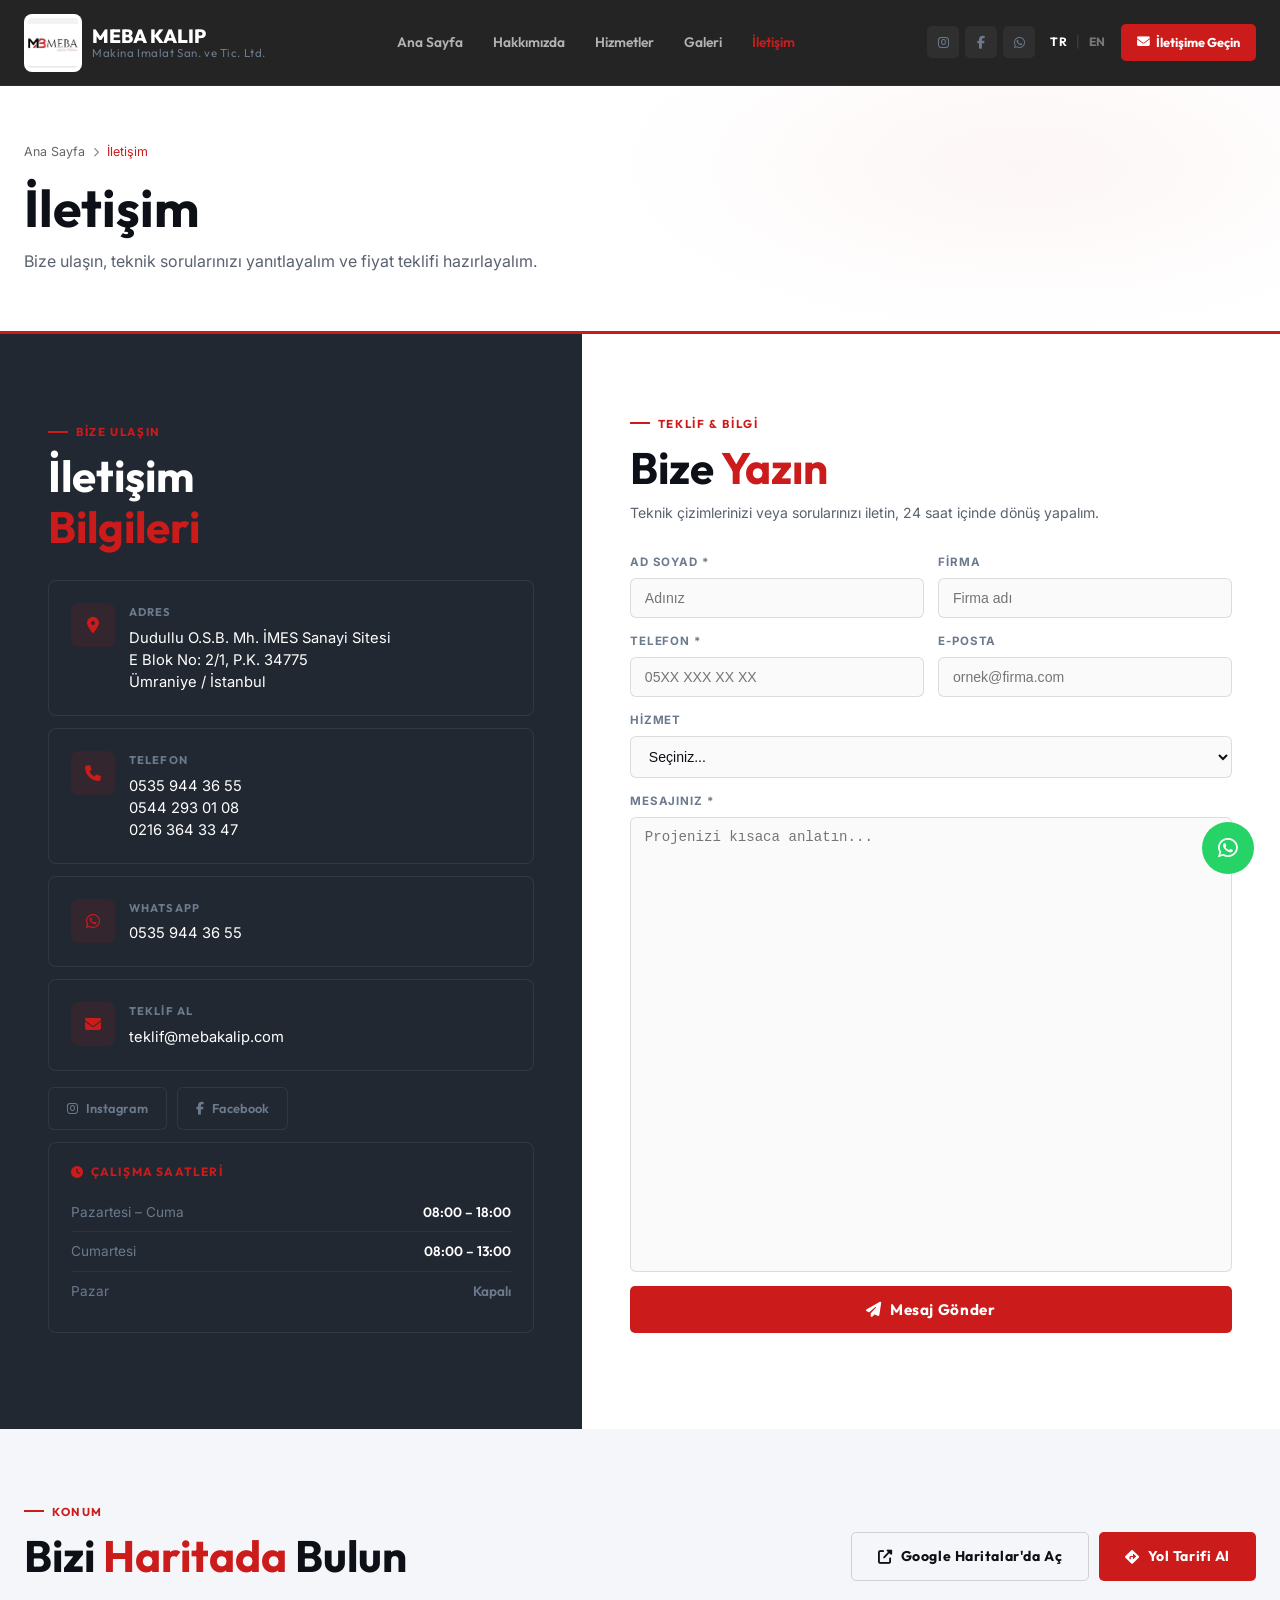
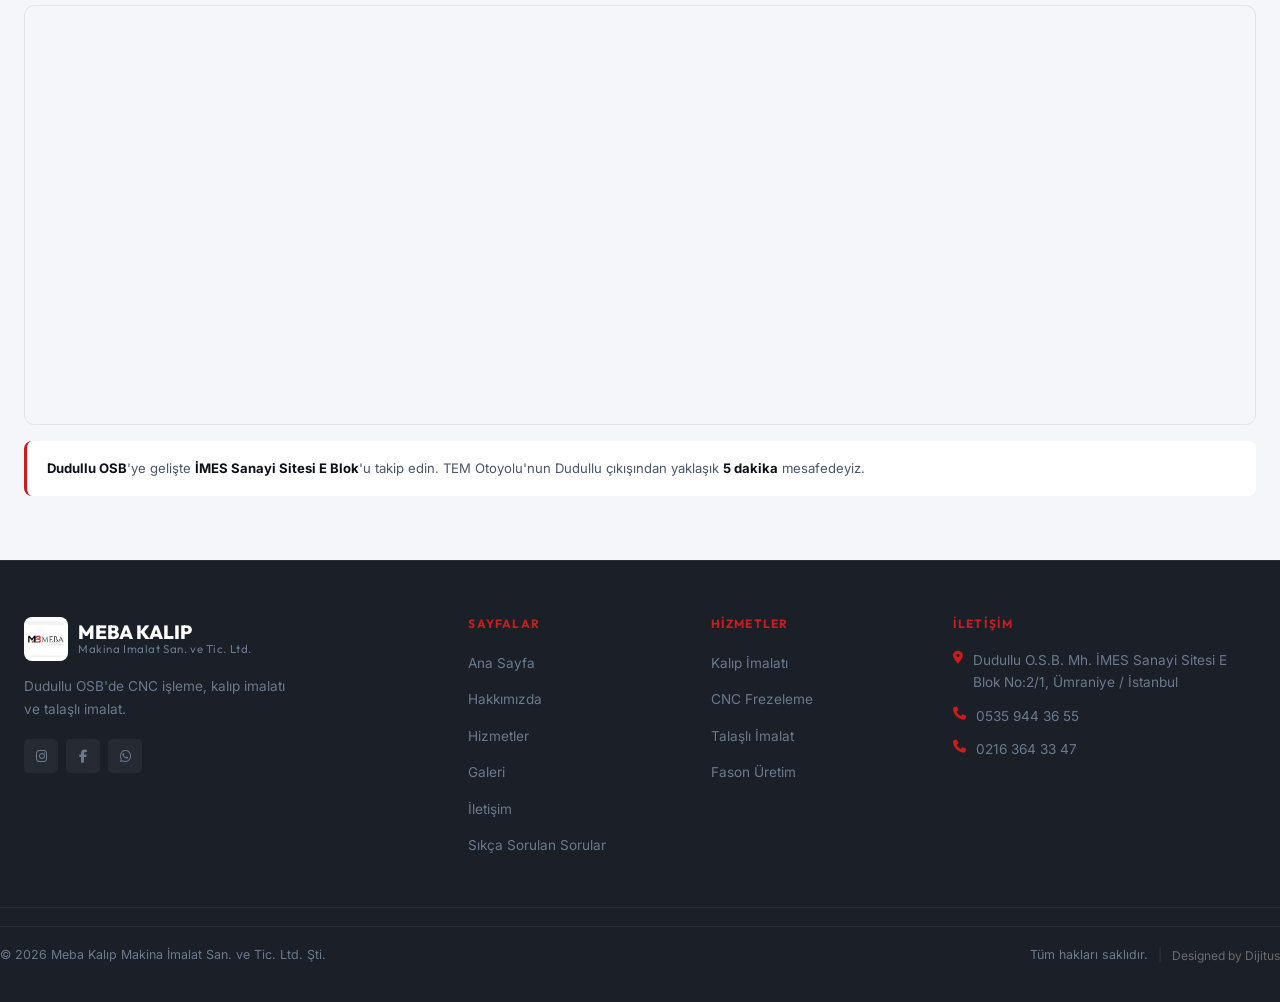
<file: iletisim.html>
﻿<!DOCTYPE html>
<html lang="tr">
<head>
  <meta charset="UTF-8" />
  <meta name="theme-color" content="#CC1B1B" /><meta name="viewport" content="width=device-width, initial-scale=1.0" />
  <title>İletişim – MEBA KALIP</title>
  <meta name="description" content="Meba Kalıp ile iletişime geçin. Dudullu OSB İMES Sanayi Sitesi, Ümraniye/İstanbul. Tel: 0535 944 36 55 | teklif@mebakalip.com" />
  <style id="critical">
  *,*::before,*::after{box-sizing:border-box;margin:0;padding:0}
  :root{--red:#CC1B1B;--red-dk:#AA1414;--red-glow:rgba(204,27,27,0.25);--black:#0D0D0D;--steel:#1A1F28;--steel2:#222832;--steel3:#2A3040;--muted:#6B7A8D;--light:#CBD5E1;--white:#fff;--radius:5px;--nav-h:86px;--transition:0.25s ease}
  html{scroll-behavior:smooth;font-size:16px}
  body{font-family:'Inter',sans-serif;background:#0D0D0D;color:#CBD5E1;line-height:1.65;-webkit-font-smoothing:antialiased}
  h1,h2,h3,h4,h5{font-family:'Outfit',sans-serif;font-weight:700;line-height:1.15;color:#fff}
  a{color:inherit;text-decoration:none}img{display:block;max-width:100%}ul{list-style:none}
  .container{max-width:1280px;margin:0 auto;padding:0 24px}
  .navbar{position:fixed;top:0;left:0;right:0;z-index:1000;height:86px;display:flex;align-items:center;background:rgba(13,13,13,0.9);backdrop-filter:blur(16px);border-bottom:1px solid rgba(255,255,255,0.05);transition:box-shadow .3s}
  .nav-inner{max-width:1280px;margin:0 auto;padding:0 24px;width:100%;display:flex;align-items:center;gap:20px}
  .nav-logo{display:flex;align-items:center;gap:10px;flex-shrink:0}
  .nav-logo img{height:58px;width:58px;object-fit:contain;background:#fff;border-radius:8px;padding:4px}
  .nav-logo-text{font-family:'Outfit',sans-serif;font-weight:800;font-size:1.2rem;line-height:1.1;color:#fff}
  .nav-logo-text small{font-size:.72rem;font-weight:400;color:#6B7A8D;letter-spacing:.05em;display:block}
  .nav-menu{display:flex;align-items:center;gap:2px;margin:0 auto}
  .nav-menu a{padding:8px 14px;border-radius:5px;font-family:'Outfit',sans-serif;font-size:.86rem;font-weight:600;color:rgba(255,255,255,.65);transition:all .25s ease}
  .nav-menu a:hover,.nav-menu a.active{color:#fff}.nav-menu a.active{color:#CC1B1B}
  .nav-cta a{display:inline-flex;align-items:center;gap:6px;padding:8px 16px;border-radius:5px;font-family:'Outfit',sans-serif;font-size:.8rem;font-weight:700;background:#CC1B1B;color:#fff;transition:all .25s ease}
  .nav-hamburger{display:none;flex-direction:column;gap:5px;cursor:pointer;padding:6px;background:none;border:none}
  .nav-hamburger span{display:block;width:22px;height:2px;background:#fff;border-radius:2px;transition:all .3s}
  .btn{display:inline-flex;align-items:center;gap:8px;padding:12px 26px;border-radius:5px;font-family:'Outfit',sans-serif;font-size:.88rem;font-weight:700;cursor:pointer;transition:all .25s ease;border:none}
  .btn-primary{background:#CC1B1B;color:#fff}.btn-outline{background:transparent;color:#fff;border:1.5px solid rgba(255,255,255,.2)}
  </style>
  <link rel="preconnect" href="https://fonts.googleapis.com" />
  <link rel="preconnect" href="https://fonts.gstatic.com" crossorigin />
  <link rel="stylesheet" href="https://fonts.googleapis.com/css2?family=Outfit:wght@300;400;500;600;700;800;900&family=Inter:wght@400;500;600&display=swap" />
  <link rel="preload" href="assets/style.css" as="style" onload="this.onload=null;this.rel='stylesheet'" />
  <noscript><link rel="stylesheet" href="assets/style.css" /></noscript>
  <link rel="stylesheet" href="https://cdnjs.cloudflare.com/ajax/libs/font-awesome/6.5.0/css/all.min.css" integrity="sha512-Avb2QiuDEEvB4bZJYdft2mNjVShBftLdPG8FJ0V7irTLQ8Uo0qcPxh4Plq7G5tGm0rU+1SPhVotteLpBERwTkw==" crossorigin="anonymous" referrerpolicy="no-referrer" />
  <style>
    .contact-section { padding: 80px 0 96px; }
    .contact-grid { display: grid; grid-template-columns: 1fr 1.2fr; gap: 56px; align-items: start; }
    .contact-card { background: var(--steel2); border: 1px solid rgba(255,255,255,0.07); border-radius: 8px; padding: 22px; display: flex; align-items: flex-start; gap: 14px; margin-bottom: 12px; transition: all var(--transition); }
    .contact-card:hover { border-color: rgba(204,27,27,0.3); }
    .contact-card-icon { width: 44px; height: 44px; border-radius: 8px; background: rgba(204,27,27,0.1); color: var(--red); display: flex; align-items: center; justify-content: center; font-size: 1rem; flex-shrink: 0; }
    .contact-card-label { font-family:'Outfit',sans-serif; font-size: 0.7rem; font-weight: 700; letter-spacing: 0.1em; text-transform: uppercase; color: var(--muted); margin-bottom: 5px; }
    .contact-card-value { font-size: 0.92rem; color: var(--white); line-height: 1.5; }
    .contact-card-value a { color: var(--white); }
    .social-row { display: flex; gap: 10px; margin-top: 16px; }
    .social-btn { display: flex; align-items: center; gap: 8px; padding: 10px 18px; border-radius: 6px; background: var(--steel2); border: 1px solid rgba(255,255,255,0.07); font-family:'Outfit',sans-serif; font-size: 0.8rem; font-weight: 600; color: var(--muted); transition: all var(--transition); }
    .social-btn:hover { border-color: var(--red); color: var(--white); }
    .hours-box { background: var(--steel2); border: 1px solid rgba(255,255,255,0.07); border-radius: 8px; padding: 22px; margin-top: 12px; }
    .hours-box h4 { font-family:'Outfit',sans-serif; font-size: 0.75rem; font-weight: 700; letter-spacing: 0.1em; text-transform: uppercase; color: var(--red); margin-bottom: 14px; }
    .hours-row { display: flex; justify-content: space-between; padding: 8px 0; border-bottom: 1px solid rgba(255,255,255,0.05); font-size: 0.85rem; }
    .hours-row:last-child { border-bottom: none; }
    .hours-day { color: var(--muted); }
    .hours-time { color: var(--white); font-family:'Outfit',sans-serif; font-weight: 600; }
    .map-box { border-radius: 8px; overflow: hidden; border: 1px solid rgba(255,255,255,0.07); height: 400px; }
    .map-box iframe { width: 100%; height: 100%; border: none; display: block; }
    .cta-phones { display: flex; flex-direction: column; gap: 10px; }
    .phone-btn { display: flex; align-items: center; gap: 12px; padding: 14px 20px; background: var(--steel2); border: 1px solid rgba(255,255,255,0.07); border-radius: 8px; font-family:'Outfit',sans-serif; font-size: 0.9rem; font-weight: 700; color: var(--white); transition: all var(--transition); }
    .phone-btn:hover { border-color: var(--red); background: rgba(204,27,27,0.08); }
    .phone-btn i { color: var(--red); font-size: 1rem; width: 18px; }
    @media (max-width: 1024px) { .contact-grid { grid-template-columns: 1fr; } }
    @media (max-width: 768px) { .social-row { flex-wrap: wrap; } }
    @media (max-width: 900px) {
      .contact-split { grid-template-columns: 1fr !important; }
      .contact-split > div { padding: 52px 28px !important; }
    }
  </style>
  <script type="application/ld+json">
  {
    "@context": "https://schema.org",
    "@type": "BreadcrumbList",
    "itemListElement": [
      { "@type": "ListItem", "position": 1, "name": "Ana Sayfa", "item": "https://mebakalip.com/" },
      { "@type": "ListItem", "position": 2, "name": "İletişim", "item": "https://mebakalip.com/iletisim.html" }
    ]
  }
  </script></head>
<body>
<nav class="navbar" id="navbar">
  <div class="nav-inner">
    <a href="index.html" class="nav-logo"><img src="assets/logo.jpg" alt="Meba Kalip" /><div class="nav-logo-text">MEBA KALIP<small>Makina Imalat San. ve Tic. Ltd.</small></div></a>
    <div class="nav-menu">
      <a href="index.html" data-i18n="nav.home">Ana Sayfa</a><a href="hakkimizda.html" data-i18n="nav.about">Hakkımızda</a>
      <a href="hizmetler.html">Hizmetler</a><a href="galeri.html">Galeri</a><a href="iletisim.html" class="active">&#304;leti&#351;im</a>
    </div>
    <div class="nav-right">
      <div class="nav-social"><a href="https://www.instagram.com/meba_kalip_cnc" target="_blank"><i class="fab fa-instagram"></i></a><a href="https://www.facebook.com/mebakalip" target="_blank"><i class="fab fa-facebook-f"></i></a><a href="https://wa.me/905359443655" target="_blank"><i class="fab fa-whatsapp"></i></a></div>
      <div class="lang-toggle">
        <button class="lang-btn" data-lang="tr" onclick="setLang('tr')">TR</button>
        <span class="lang-sep">|</span>
        <button class="lang-btn" data-lang="en" onclick="setLang('en')">EN</button>
      </div>
      <div class="nav-cta"><a href="iletisim.html"><i class="fas fa-envelope"></i> <span data-i18n="nav.cta">İletişime Geçin</span></a></div>
    </div>
    <button class="nav-hamburger"><span></span><span></span><span></span></button>
  </div>
</nav>
<nav class="nav-mobile">
  <a href="index.html" data-i18n="nav.home">Ana Sayfa</a><a href="hakkimizda.html" data-i18n="nav.about">Hakkımızda</a>
  <a href="hizmetler.html" data-i18n="nav.services">Hizmetler</a><a href="galeri.html" data-i18n="nav.gallery">Galeri</a><a href="iletisim.html" data-i18n="nav.contact">İletişim</a>
  <a href="tel:+905359443655" style="color:var(--red);margin-top:8px;"><i class="fas fa-phone"></i> 0535 944 36 55</a>
  <div class="lang-toggle lang-toggle--mobile">
    <button class="lang-btn" data-lang="tr" onclick="setLang('tr')">TR</button>
    <span class="lang-sep">|</span>
    <button class="lang-btn" data-lang="en" onclick="setLang('en')">EN</button>
  </div>
</nav>
<div class="page-header">
  <div class="container">
    <div class="breadcrumb"><a href="index.html">Ana Sayfa</a><i class="fas fa-chevron-right" style="font-size:0.6rem;"></i><span>&#304;leti&#351;im</span></div>
    <h1>&#304;leti&#351;im</h1>
    <p>Bize ula&#351;&#305;n, teknik sorular&#305;n&#305;z&#305; yan&#305;tlayal&#305;m ve fiyat teklifi haz&#305;rlayal&#305;m.</p>
  </div>
</div>
<section class="contact-section" style="padding:0;">
  <div class="contact-split" style="display:grid;grid-template-columns:1fr 1.2fr;">

    <!-- SOL — koyu -->
    <div class="slide-left" style="background:var(--steel2);padding:80px 48px 96px;">
      <div class="section-label">Bize Ula&#351;&#305;n</div>
      <h2 class="section-title" style="margin-bottom:28px;">&#304;leti&#351;im<br><span>Bilgileri</span></h2>
      <div class="contact-card">
        <div class="contact-card-icon"><i class="fas fa-map-marker-alt"></i></div>
        <div><div class="contact-card-label">Adres</div><div class="contact-card-value">Dudullu O.S.B. Mh. &#304;MES Sanayi Sitesi<br>E Blok No: 2/1, P.K. 34775<br>&#220;mraniye / &#304;stanbul</div></div>
      </div>
      <div class="contact-card">
        <div class="contact-card-icon"><i class="fas fa-phone"></i></div>
        <div>
          <div class="contact-card-label">Telefon</div>
          <div class="contact-card-value">
            <a href="tel:+905359443655">0535 944 36 55</a><br>
            <a href="tel:+905442930108">0544 293 01 08</a><br>
            <a href="tel:+902163643347">0216 364 33 47</a>
          </div>
        </div>
      </div>
      <div class="contact-card">
        <div class="contact-card-icon"><i class="fab fa-whatsapp"></i></div>
        <div><div class="contact-card-label">WhatsApp</div><div class="contact-card-value"><a href="https://wa.me/905359443655" target="_blank" style="color:var(--white);">0535 944 36 55</a></div></div>
      </div>
      <div class="contact-card">
        <div class="contact-card-icon"><i class="fas fa-envelope"></i></div>
        <div>
          <div class="contact-card-label">Teklif Al</div>
          <div class="contact-card-value"><a href="mailto:teklif@mebakalip.com" style="color:var(--white);">teklif@mebakalip.com</a></div>
        </div>
      </div>
      <div class="social-row">
        <a href="https://www.instagram.com/meba_kalip_cnc" target="_blank" class="social-btn"><i class="fab fa-instagram"></i> Instagram</a>
        <a href="https://www.facebook.com/mebakalip" target="_blank" class="social-btn"><i class="fab fa-facebook-f"></i> Facebook</a>
      </div>
      <div class="hours-box">
        <h4><i class="fas fa-clock"></i> &nbsp;&#199;al&#305;&#351;ma Saatleri</h4>
        <div class="hours-row"><span class="hours-day">Pazartesi &#8211; Cuma</span><span class="hours-time">08:00 &#8211; 18:00</span></div>
        <div class="hours-row"><span class="hours-day">Cumartesi</span><span class="hours-time">08:00 &#8211; 13:00</span></div>
        <div class="hours-row"><span class="hours-day">Pazar</span><span class="hours-time" style="color:var(--muted);">Kapal&#305;</span></div>
      </div>
    </div>

    <!-- SAĞ — form -->
    <div class="slide-right" style="background:#ffffff;padding:80px 48px 96px;display:flex;flex-direction:column;">
      <div class="section-label" style="color:var(--red);">Teklif &amp; Bilgi</div>
      <h2 class="section-title" style="margin-bottom:8px;color:#0d1117;">Bize <span>Yazın</span></h2>
      <p style="color:#5a6270;font-size:0.88rem;margin-bottom:28px;line-height:1.7;">Teknik çizimlerinizi veya sorularınızı iletin, 24 saat içinde dönüş yapalım.</p>
      <form id="contactForm" onsubmit="submitForm(event)" style="display:flex;flex-direction:column;gap:14px;flex:1;">
        <!-- Honeypot — bot koruması -->
        <input type="text" name="_gotcha" style="display:none !important" tabindex="-1" autocomplete="off" />
        <div style="display:grid;grid-template-columns:1fr 1fr;gap:14px;">
          <div>
            <label style="font-size:0.72rem;font-weight:700;letter-spacing:0.08em;text-transform:uppercase;color:#6b7a8d;display:block;margin-bottom:6px;" for="f-name">Ad Soyad *</label>
            <input type="text" id="f-name" name="ad" required placeholder="Adınız" style="width:100%;padding:11px 14px;border:1px solid rgba(0,0,0,0.12);border-radius:6px;font-size:0.88rem;color:#0d1117;background:#fafafa;outline:none;transition:border-color 0.2s;box-sizing:border-box;" onfocus="this.style.borderColor='var(--red)'" onblur="this.style.borderColor='rgba(0,0,0,0.12)'" />
          </div>
          <div>
            <label style="font-size:0.72rem;font-weight:700;letter-spacing:0.08em;text-transform:uppercase;color:#6b7a8d;display:block;margin-bottom:6px;" for="f-firma">Firma</label>
            <input type="text" id="f-firma" name="firma" placeholder="Firma adı" style="width:100%;padding:11px 14px;border:1px solid rgba(0,0,0,0.12);border-radius:6px;font-size:0.88rem;color:#0d1117;background:#fafafa;outline:none;transition:border-color 0.2s;box-sizing:border-box;" onfocus="this.style.borderColor='var(--red)'" onblur="this.style.borderColor='rgba(0,0,0,0.12)'" />
          </div>
        </div>
        <div style="display:grid;grid-template-columns:1fr 1fr;gap:14px;">
          <div>
            <label style="font-size:0.72rem;font-weight:700;letter-spacing:0.08em;text-transform:uppercase;color:#6b7a8d;display:block;margin-bottom:6px;" for="f-tel">Telefon *</label>
            <input type="tel" id="f-tel" name="telefon" required placeholder="05XX XXX XX XX" style="width:100%;padding:11px 14px;border:1px solid rgba(0,0,0,0.12);border-radius:6px;font-size:0.88rem;color:#0d1117;background:#fafafa;outline:none;transition:border-color 0.2s;box-sizing:border-box;" onfocus="this.style.borderColor='var(--red)'" onblur="this.style.borderColor='rgba(0,0,0,0.12)'" />
          </div>
          <div>
            <label style="font-size:0.72rem;font-weight:700;letter-spacing:0.08em;text-transform:uppercase;color:#6b7a8d;display:block;margin-bottom:6px;" for="f-email">E-posta</label>
            <input type="email" id="f-email" name="email" placeholder="ornek@firma.com" style="width:100%;padding:11px 14px;border:1px solid rgba(0,0,0,0.12);border-radius:6px;font-size:0.88rem;color:#0d1117;background:#fafafa;outline:none;transition:border-color 0.2s;box-sizing:border-box;" onfocus="this.style.borderColor='var(--red)'" onblur="this.style.borderColor='rgba(0,0,0,0.12)'" />
          </div>
        </div>
        <div>
          <label style="font-size:0.72rem;font-weight:700;letter-spacing:0.08em;text-transform:uppercase;color:#6b7a8d;display:block;margin-bottom:6px;" for="f-hizmet">Hizmet</label>
          <select id="f-hizmet" name="hizmet" style="width:100%;padding:11px 14px;border:1px solid rgba(0,0,0,0.12);border-radius:6px;font-size:0.88rem;color:#0d1117;background:#fafafa;outline:none;transition:border-color 0.2s;box-sizing:border-box;" onfocus="this.style.borderColor='var(--red)'" onblur="this.style.borderColor='rgba(0,0,0,0.12)'">
            <option value="">Seçiniz...</option>
            <option>CNC Freze İşleme</option>
            <option>CNC Torna</option>
            <option>Kalıp İmalatı</option>
            <option>Prototip Üretim</option>
            <option>Takım &amp; Aparat</option>
            <option>Diğer</option>
          </select>
        </div>
        <div style="display:flex;flex-direction:column;flex:1;">
          <label style="font-size:0.72rem;font-weight:700;letter-spacing:0.08em;text-transform:uppercase;color:#6b7a8d;display:block;margin-bottom:6px;" for="f-msg">Mesajınız *</label>
          <textarea id="f-msg" name="mesaj" required rows="4" placeholder="Projenizi kısaca anlatın..." style="width:100%;padding:11px 14px;border:1px solid rgba(0,0,0,0.12);border-radius:6px;font-size:0.88rem;color:#0d1117;background:#fafafa;outline:none;resize:none;transition:border-color 0.2s;box-sizing:border-box;flex:1;min-height:120px;" onfocus="this.style.borderColor='var(--red)'" onblur="this.style.borderColor='rgba(0,0,0,0.12)'"></textarea>
        </div>
        <button type="submit" class="btn btn-primary" style="justify-content:center;padding:14px 20px;font-size:0.95rem;margin-top:auto;">
          <i class="fas fa-paper-plane"></i> Mesaj Gönder
        </button>
        <div id="formMsg" style="display:none;padding:12px 16px;border-radius:6px;font-size:0.85rem;font-weight:600;text-align:center;"></div>
      </form>
    </div>

  </div>
</section>

<!-- HARİTA — tam genişlik -->
<section style="background:#f4f6f9;padding:64px 0;">
  <div class="container">
    <div style="display:flex;justify-content:space-between;align-items:flex-end;flex-wrap:wrap;gap:16px;margin-bottom:24px;">
      <div>
        <div class="section-label" style="color:var(--red);">Konum</div>
        <h2 class="section-title" style="color:#0d1117;margin-bottom:0;">Bizi <span>Haritada</span> Bulun</h2>
      </div>
      <div style="display:flex;gap:10px;flex-wrap:wrap;">
        <a href="https://www.google.com/maps?cid=8016668577839176922&hl=tr&gl=TR&source=embed" target="_blank" rel="noopener" class="btn btn-outline" style="color:#0d1117;border-color:rgba(0,0,0,0.15);"><i class="fas fa-external-link-alt"></i> Google Haritalar&apos;da A&#231;</a>
        <a href="https://www.google.com/maps/dir/?api=1&destination=41.0010871,29.1585902" target="_blank" rel="noopener" class="btn btn-primary"><i class="fas fa-directions"></i> Yol Tarifi Al</a>
      </div>
    </div>
    <div style="border-radius:10px;overflow:hidden;border:1px solid rgba(0,0,0,0.08);height:420px;">
      <iframe src="https://www.google.com/maps/embed?pb=!1m18!1m12!1m3!1d3011.5!2d29.1585902!3d41.0010871!2m3!1f0!2f0!3f0!3m2!1i1024!2i768!4f13.1!3m3!1m2!1s0x14cab158823b084f%3A0x6f40ed98f023dcda!2sMeba%20Kal%C4%B1p%20Makina%20%C4%B0malat%20San.Tic.Ltd.%C5%9Eti.!5e0!3m2!1str!2str!4v1700000000000!5m2!1str!2str" width="100%" height="100%" style="border:none;display:block;" allowfullscreen="" loading="lazy" referrerpolicy="no-referrer-when-downgrade" title="Meba Kalip Konum"></iframe>
    </div>
    <div style="margin-top:16px;padding:16px 20px;background:#fff;border-radius:8px;border-left:3px solid var(--red);">
      <p style="font-size:0.82rem;color:#4a5568;line-height:1.75;margin:0;">
        <strong style="color:#0d1117;">Dudullu OSB</strong>&apos;ye geli&#351;te <strong style="color:#0d1117;">&#304;MES Sanayi Sitesi E Blok</strong>&apos;u takip edin.
        TEM Otoyolu&apos;nun Dudullu &#231;&#305;k&#305;&#351;&#305;ndan yakla&#351;&#305;k <strong style="color:#0d1117;">5 dakika</strong> mesafedeyiz.
      </p>
    </div>
  </div>
</section>
<footer>
  <div class="container">
    <div class="footer-grid">
      <div class="footer-brand"><a href="index.html" class="nav-logo"><img src="assets/logo.jpg" alt="Meba Kalip" style="height:44px;width:44px;object-fit:contain;" /><div class="nav-logo-text">MEBA KALIP<small>Makina Imalat San. ve Tic. Ltd.</small></div></a><p>Dudullu OSB'de CNC i&#351;leme, kal&#305;p imalat&#305; ve tala&#351;l&#305; imalat.</p><div class="footer-social"><a href="https://www.instagram.com/meba_kalip_cnc" target="_blank"><i class="fab fa-instagram"></i></a><a href="https://www.facebook.com/mebakalip" target="_blank"><i class="fab fa-facebook-f"></i></a><a href="https://wa.me/905359443655" target="_blank"><i class="fab fa-whatsapp"></i></a></div></div>
      <div class="footer-col"><h4>Sayfalar</h4><ul><li><a href="index.html">Ana Sayfa</a></li><li><a href="hakkimizda.html">Hakk&#305;m&#305;zda</a></li><li><a href="hizmetler.html">Hizmetler</a></li><li><a href="galeri.html">Galeri</a></li><li><a href="iletisim.html">&#304;leti&#351;im</a></li><li><a href="index.html#sss">S&#305;k&#231;a Sorulan Sorular</a></li></ul></div>
      <div class="footer-col"><h4>Hizmetler</h4><ul><li><a href="hizmetler.html">Kal&#305;p &#304;malat&#305;</a></li><li><a href="hizmetler.html">CNC Frezeleme</a></li><li><a href="hizmetler.html">Tala&#351;l&#305; &#304;malat</a></li><li><a href="hizmetler.html">Fason &#220;retim</a></li></ul></div>
      <div class="footer-col"><h4>&#304;leti&#351;im</h4><div class="footer-contact-item"><i class="fas fa-map-marker-alt"></i><span>Dudullu O.S.B. Mh. &#304;MES Sanayi Sitesi E Blok No:2/1, &#220;mraniye / &#304;stanbul</span></div><div class="footer-contact-item"><i class="fas fa-phone"></i><span>0535 944 36 55</span></div><div class="footer-contact-item"><i class="fas fa-phone"></i><span>0216 364 33 47</span></div></div>
    </div>
  </div>
  <div style="border-top:1px solid rgba(255,255,255,0.06);padding:18px 0;"><div class="container footer-bottom"><span>&copy; 2026 Meba Kal&#305;p Makina &#304;malat San. ve Tic. Ltd. &#350;ti.</span><span style="display:flex;align-items:center;gap:10px;"><span>T&#252;m haklar&#305; sakl&#305;d&#305;r.</span><span style="opacity:0.25;">|</span><a href="https://www.dijitus.com/" target="_blank" rel="noopener" style="color:rgba(255,255,255,0.35);font-size:0.75rem;transition:color 0.2s;" onmouseover="this.style.color='rgba(255,255,255,0.7)'" onmouseout="this.style.color='rgba(255,255,255,0.35)'">Designed by Dijitus</a></span></div></div>
</footer>
<a href="https://wa.me/905359443655" class="whatsapp-float" target="_blank"><i class="fab fa-whatsapp"></i></a>
<script src="assets/script.js"></script>
<script>
async function submitForm(e) {
  e.preventDefault();
  const form = document.getElementById('contactForm');
  const msg = document.getElementById('formMsg');
  const btn = form.querySelector('button[type="submit"]');
  const data = new FormData(form);

  btn.disabled = true;
  btn.innerHTML = '<i class="fas fa-spinner fa-spin"></i> Gönderiliyor...';

  // Formspree endpoint — teklif@mebakalip.com adresine yönlendirir
  // Kullanmak için https://formspree.io adresinde ücretsiz hesap açıp form ID alın
  // ve aşağıdaki URL'deki YOUR_FORM_ID kısmını değiştirin
  try {
    const res = await fetch('https://formspree.io/f/xeewawwv', {
      method: 'POST',
      body: data,
      headers: { 'Accept': 'application/json' }
    });
    if (res.ok) {
      msg.style.display = 'block';
      msg.style.background = 'rgba(34,197,94,0.1)';
      msg.style.color = '#15803d';
      msg.style.border = '1px solid rgba(34,197,94,0.25)';
      msg.textContent = '✓ Mesajınız alındı! En kısa sürede size döneceğiz.';
      form.reset();
    } else {
      throw new Error();
    }
  } catch {
    // Formspree kurulmadıysa mailto fallback
    const ad = data.get('ad') || '';
    const tel = data.get('telefon') || '';
    const mesaj = data.get('mesaj') || '';
    window.location.href = `mailto:teklif@mebakalip.com?subject=Teklif Talebi - ${encodeURIComponent(ad)}&body=${encodeURIComponent(`Ad: ${ad}\nTelefon: ${tel}\n\n${mesaj}`)}`;
  }

  btn.disabled = false;
  btn.innerHTML = '<i class="fas fa-paper-plane"></i> Mesaj Gönder';
}
</script>
</body>
</html>
</file>
<file: assets/style.css>
/* ============================================================
   MEBA KALIP – Shared Styles
   Brand: Red #CC1B1B | Black #111111 | Steel #1E2530
   ============================================================ */

/* Google Fonts — HTML <head>'de preconnect + <link> ile yükleniyor, burada @import yok */

*, *::before, *::after { box-sizing: border-box; margin: 0; padding: 0; }

:root {
  --red:       #CC1B1B;
  --red-dk:    #AA1414;
  --red-glow:  rgba(204,27,27,0.25);
  --black:     #0D0D0D;
  --steel:     #1A1F28;
  --steel2:    #222832;
  --steel3:    #2A3040;
  --muted:     #6B7A8D;
  --light:     #CBD5E1;
  --white:     #FFFFFF;
  --radius:    5px;
  --nav-h:     86px;
  --transition: 0.25s ease;
}

html { scroll-behavior: smooth; font-size: 16px; }
body { font-family: 'Inter', sans-serif; background: var(--black); color: var(--light); line-height: 1.65; -webkit-font-smoothing: antialiased; }
h1,h2,h3,h4,h5 { font-family: 'Outfit', sans-serif; font-weight: 700; line-height: 1.15; color: var(--white); }
a { color: inherit; text-decoration: none; }
img { display: block; max-width: 100%; }
ul { list-style: none; }

::-webkit-scrollbar { width: 4px; }
::-webkit-scrollbar-track { background: var(--black); }
::-webkit-scrollbar-thumb { background: var(--red); border-radius: 2px; }

/* ── Utils ── */
.container { max-width: 1280px; margin: 0 auto; padding: 0 24px; }
.section-label {
  display: inline-flex; align-items: center; gap: 8px;
  font-family: 'Outfit', sans-serif; font-size: 0.72rem; font-weight: 700;
  letter-spacing: 0.14em; text-transform: uppercase; color: var(--red); margin-bottom: 10px;
}
.section-label::before { content: ''; display: block; width: 20px; height: 2px; background: var(--red); }
.section-title { font-size: clamp(1.75rem, 4vw, 2.75rem); margin-bottom: 14px; }
.section-title span { color: var(--red); }
.section-desc { font-size: 1rem; color: var(--muted); max-width: 600px; line-height: 1.75; }
.divider { width: 40px; height: 3px; background: var(--red); margin: 16px 0 24px; }

.btn {
  display: inline-flex; align-items: center; gap: 8px;
  padding: 12px 26px; border-radius: var(--radius);
  font-family: 'Outfit', sans-serif; font-size: 0.88rem; font-weight: 700;
  letter-spacing: 0.04em; cursor: pointer; transition: all var(--transition); border: none;
}
.btn-primary { background: var(--red); color: var(--white); }
.btn-primary:hover { background: var(--red-dk); transform: translateY(-1px); box-shadow: 0 8px 24px var(--red-glow); }
.btn-outline { background: transparent; color: var(--white); border: 1.5px solid rgba(255,255,255,0.2); }
.btn-outline:hover { border-color: var(--red); color: var(--red); }

/* ── NAVBAR ── */
.navbar {
  position: fixed; top: 0; left: 0; right: 0; z-index: 1000;
  height: var(--nav-h); display: flex; align-items: center;
  background: rgba(13,13,13,0.9); backdrop-filter: blur(16px);
  border-bottom: 1px solid rgba(255,255,255,0.05);
  transition: box-shadow 0.3s;
}
.navbar.scrolled { box-shadow: 0 4px 32px rgba(0,0,0,0.7); border-bottom-color: rgba(204,27,27,0.2); }
.nav-inner { max-width: 1280px; margin: 0 auto; padding: 0 24px; width: 100%; display: flex; align-items: center; gap: 20px; }
.nav-logo { display: flex; align-items: center; gap: 10px; flex-shrink: 0; }
.nav-logo img { height: 58px; width: 58px; object-fit: contain; background: #fff; border-radius: 8px; padding: 4px;
}
.nav-logo-text { font-family: 'Outfit', sans-serif; font-weight: 800; font-size: 1.2rem; line-height: 1.1; color: var(--white); }
.nav-logo-text small { font-size: 0.72rem; font-weight: 400; color: var(--muted); letter-spacing: 0.05em; display: block; }
.nav-menu { display: flex; align-items: center; gap: 2px; margin: 0 auto; }
.nav-menu a {
  padding: 8px 14px; border-radius: var(--radius);
  font-family: 'Outfit', sans-serif; font-size: 0.86rem; font-weight: 600;
  color: rgba(255,255,255,0.65); transition: all var(--transition);
}
.nav-menu a:hover, .nav-menu a.active { color: var(--white); }
.nav-menu a.active { color: var(--red); }
.nav-right { display: flex; align-items: center; gap: 8px; flex-shrink: 0; }
.nav-social { display: flex; gap: 6px; }
.nav-social a {
  width: 32px; height: 32px; border-radius: var(--radius);
  display: flex; align-items: center; justify-content: center;
  background: rgba(255,255,255,0.05); color: var(--muted); font-size: 0.8rem;
  transition: all var(--transition);
}
.nav-social a:hover { background: var(--red); color: var(--white); }
.nav-cta a {
  display: inline-flex; align-items: center; gap: 6px;
  padding: 8px 16px; border-radius: var(--radius);
  font-family: 'Outfit', sans-serif; font-size: 0.8rem; font-weight: 700;
  background: var(--red); color: var(--white); transition: all var(--transition);
}
.nav-cta a:hover { background: var(--red-dk); }
.nav-hamburger { display: none; flex-direction: column; gap: 5px; cursor: pointer; padding: 6px; background: none; border: none; }
.nav-hamburger span { display: block; width: 22px; height: 2px; background: var(--white); border-radius: 2px; transition: all 0.3s; }
.nav-mobile {
  display: none; flex-direction: column;
  position: fixed; top: var(--nav-h); left: 0; right: 0;
  background: var(--steel); border-bottom: 1px solid rgba(255,255,255,0.06);
  padding: 16px 24px 24px; z-index: 999;
}
.nav-mobile.open { display: flex; }
.nav-mobile a { padding: 12px 0; font-family: 'Outfit', sans-serif; font-size: 1rem; font-weight: 600; color: rgba(255,255,255,0.8); border-bottom: 1px solid rgba(255,255,255,0.06); transition: color var(--transition); }
.nav-mobile a:last-child { border-bottom: none; }
.nav-mobile a:hover { color: var(--red); }

/* ── PAGE HEADER ── */
.page-header {
  padding-top: calc(var(--nav-h) + 56px); padding-bottom: 56px;
  background: #ffffff; position: relative; overflow: hidden;
  border-bottom: 3px solid var(--red);
}
.page-header::before {
  content: ''; position: absolute; inset: 0;
  background: radial-gradient(ellipse 50% 80% at 80% 50%, rgba(204,27,27,0.04) 0%, transparent 65%);
}
.breadcrumb { display: flex; align-items: center; gap: 8px; font-size: 0.78rem; color: #888; margin-bottom: 16px; }
.breadcrumb a { color: #666; }
.breadcrumb a:hover { color: var(--red); }
.breadcrumb span { color: var(--red); }
.page-header h1 { font-size: clamp(2rem, 5vw, 3.25rem); margin-bottom: 10px; color: #0d1117; }
.page-header p { font-size: 1rem; color: #5a6270; max-width: 540px; }

/* ── SECTION-LIGHT overrides for inner pages ── */
.section-light .cert-badge { background: #fff; border-color: rgba(0,0,0,0.08); color: #555; }
.section-light .cert-badge i { color: var(--red); }
.section-light .value-card { background: #fff; border-color: rgba(0,0,0,0.08); }
.section-light .value-card h3 { color: #0f1117; }
.section-light .value-card p { color: #5a6270; }
.section-light .value-icon { background: rgba(204,27,27,0.07); color: var(--red); }
.section-light .stats-bar { background: #f0f2f5; border-color: rgba(0,0,0,0.06); }
.section-light .stat-num { color: var(--red); }
.section-light .stat-item:not(:last-child)::after { background: rgba(0,0,0,0.08); }
.section-light .service-img { border-color: rgba(0,0,0,0.08); }
.section-light .service-block { border-color: rgba(0,0,0,0.06); }
.section-light .service-content h2 { color: #0f1117; }
.section-light .service-content h2 span { color: var(--red); }
.section-light .service-content p { color: #5a6270; }
.section-light .service-features li { color: #5a6270; }
.section-light .contact-card { background: #fff; border-color: rgba(0,0,0,0.08); }
.section-light .contact-card-label { color: #888; }
.section-light .contact-card-value { color: #0d1117; }
.section-light .contact-card-value a { color: #0d1117; }
.section-light .hours-box { background: #fff; border-color: rgba(0,0,0,0.08); }
.section-light .hours-box h4 { color: var(--red); }
.section-light .hours-row { border-color: rgba(0,0,0,0.06); }
.section-light .hours-day { color: #666; }
.section-light .hours-time { color: #0d1117; }
.section-light .social-btn { background: #fff; border-color: rgba(0,0,0,0.08); color: #555; }
.section-light .phone-btn { background: #fff; border-color: rgba(0,0,0,0.08); color: #0d1117; }
.section-light .map-box { border-color: rgba(0,0,0,0.1); }
.section-light .gallery-item { background: #f0f2f5; border-color: rgba(0,0,0,0.08); }
.section-light .gallery-item-overlay { background: linear-gradient(180deg, transparent 40%, rgba(0,0,0,0.7) 100%); }

/* ── STATS BAR ── */
.stats-bar { background: var(--steel); border-top: 1px solid rgba(255,255,255,0.06); padding: 28px 0; }
.stats-grid { display: grid; grid-template-columns: repeat(4, 1fr); text-align: center; }
.stat-item { padding: 0 20px; position: relative; }
.stat-item:not(:last-child)::after { content: ''; position: absolute; right: 0; top: 10%; height: 80%; width: 1px; background: rgba(255,255,255,0.08); }
.stat-num { font-family: 'Outfit', sans-serif; font-size: 2rem; font-weight: 800; color: var(--red); line-height: 1; }
.stat-label { font-size: 0.78rem; color: var(--muted); margin-top: 5px; }

/* ── CARD ── */
.card { background: var(--steel2); border: 1px solid rgba(255,255,255,0.06); border-radius: 8px; overflow: hidden; transition: all var(--transition); }
.card:hover { transform: translateY(-4px); border-color: rgba(204,27,27,0.3); box-shadow: 0 12px 40px rgba(0,0,0,0.4); }

/* ── FOOTER ── */
footer { background: var(--steel); border-top: 1px solid rgba(255,255,255,0.06); padding: 56px 0 0; }
.footer-grid { display: grid; grid-template-columns: 2fr 1fr 1fr 1.5fr; gap: 40px; padding-bottom: 40px; }
.footer-brand p { font-size: 0.85rem; color: var(--muted); line-height: 1.7; max-width: 280px; margin-top: 14px; }
.footer-social { display: flex; gap: 8px; margin-top: 18px; }
.footer-social a { width: 34px; height: 34px; border-radius: var(--radius); background: rgba(255,255,255,0.05); color: var(--muted); display: flex; align-items: center; justify-content: center; font-size: 0.82rem; transition: all var(--transition); }
.footer-social a:hover { background: var(--red); color: var(--white); }
.footer-col h4 { font-family: 'Outfit', sans-serif; font-size: 0.75rem; font-weight: 700; letter-spacing: 0.1em; text-transform: uppercase; color: var(--red); margin-bottom: 18px; }
.footer-col ul li { margin-bottom: 10px; }
.footer-col ul li a { font-size: 0.85rem; color: var(--muted); transition: color var(--transition); }
.footer-col ul li a:hover { color: var(--white); }
.footer-contact-item { display: flex; gap: 10px; align-items: flex-start; margin-bottom: 11px; }
.footer-contact-item i { color: var(--red); margin-top: 2px; font-size: 0.82rem; flex-shrink: 0; }
.footer-contact-item span { font-size: 0.85rem; color: var(--muted); }
.footer-bottom { border-top: 1px solid rgba(255,255,255,0.06); padding: 18px 0; display: flex; align-items: center; justify-content: space-between; font-size: 0.78rem; color: var(--muted); }

/* ── WHATSAPP FLOAT ── */
.whatsapp-float { position: fixed; bottom: 26px; right: 26px; z-index: 900; width: 52px; height: 52px; border-radius: 50%; background: #25D366; color: var(--white); display: flex; align-items: center; justify-content: center; font-size: 1.4rem; box-shadow: none; transition: all var(--transition); }
.whatsapp-float:hover { transform: scale(1.1); }

/* ── SCROLL ANIMATIONS ── */
.fade-in  { opacity: 0; transform: translateY(24px); transition: opacity 0.65s ease, transform 0.65s ease; }
.fade-in.visible  { opacity: 1; transform: none; }
.slide-left  { opacity: 0; transform: translateX(-36px); transition: opacity 0.65s ease, transform 0.65s ease; }
.slide-left.visible  { opacity: 1; transform: none; }
.slide-right { opacity: 0; transform: translateX(36px); transition: opacity 0.65s ease, transform 0.65s ease; }
.slide-right.visible { opacity: 1; transform: none; }
.slide-up { opacity: 0; transform: translateY(36px); transition: opacity 0.65s ease, transform 0.65s ease; }
.slide-up.visible { opacity: 1; transform: none; }
.stagger-1 { transition-delay: 0.1s; }
.stagger-2 { transition-delay: 0.2s; }
.stagger-3 { transition-delay: 0.3s; }
.stagger-4 { transition-delay: 0.4s; }
.stagger-5 { transition-delay: 0.5s; }
.stagger-6 { transition-delay: 0.6s; }

/* ── LIGHT / WHITE SECTIONS ── */
.section-light { background: #f4f6f9; }
.section-white { background: #ffffff; }
.section-light h1,.section-light h2,.section-light h3,.section-light h4,
.section-white h1,.section-white h2,.section-white h3,.section-white h4 { color: #0f1117; }
.section-light p,.section-light li,.section-white p,.section-white li { color: #555e6e; }
.section-light .section-desc,.section-white .section-desc { color: #5a6270; }
.section-light .section-label,.section-white .section-label { color: var(--red); }
.section-light .section-label::before,.section-white .section-label::before { background: var(--red); }
.section-light .stat-label,.section-white .stat-label { color: #666; }
.section-light .card,.section-white .card { background: #fff; border-color: rgba(0,0,0,0.07); }
.section-light .card:hover,.section-white .card:hover { border-color: rgba(204,27,27,0.25); }
.section-light .section-title span,.section-white .section-title span { color: var(--red); }
.section-light .muted,.section-white .muted { color: #666; }

/* ── LANGUAGE TOGGLE ── */
.lang-toggle { display: flex; align-items: center; gap: 2px; }
.lang-btn {
  background: none; border: none; cursor: pointer;
  font-family: 'Outfit', sans-serif; font-size: 0.75rem; font-weight: 700;
  color: rgba(255,255,255,0.38); padding: 4px 7px; border-radius: 4px;
  transition: color 0.2s; letter-spacing: 0.04em; line-height: 1;
}
.lang-btn:hover { color: rgba(255,255,255,0.72); }
.lang-btn.active { color: var(--white); }
.lang-sep { color: rgba(255,255,255,0.18); font-size: 0.7rem; user-select: none; }
.lang-toggle--mobile {
  display: flex; justify-content: center; align-items: center;
  margin-top: 14px; padding-top: 14px;
  border-top: 1px solid rgba(255,255,255,0.08);
}
.lang-toggle--mobile .lang-btn { font-size: 0.88rem; padding: 6px 12px; color: rgba(255,255,255,0.45); }
.lang-toggle--mobile .lang-btn.active { color: var(--white); }

/* ── RESPONSIVE ── */
@media (max-width: 1024px) {
  .footer-grid { grid-template-columns: 1fr 1fr; }
  .nav-menu, .nav-cta { display: none; }
  .nav-hamburger { display: flex; }
}
@media (max-width: 768px) {
  .stats-grid { grid-template-columns: repeat(2, 1fr); gap: 20px 0; }
  .stat-item:nth-child(2)::after { display: none; }
  .footer-grid { grid-template-columns: 1fr; gap: 28px; }
  .footer-bottom { flex-direction: column; gap: 6px; text-align: center; }
  .nav-social { display: none; }
}
</file>
